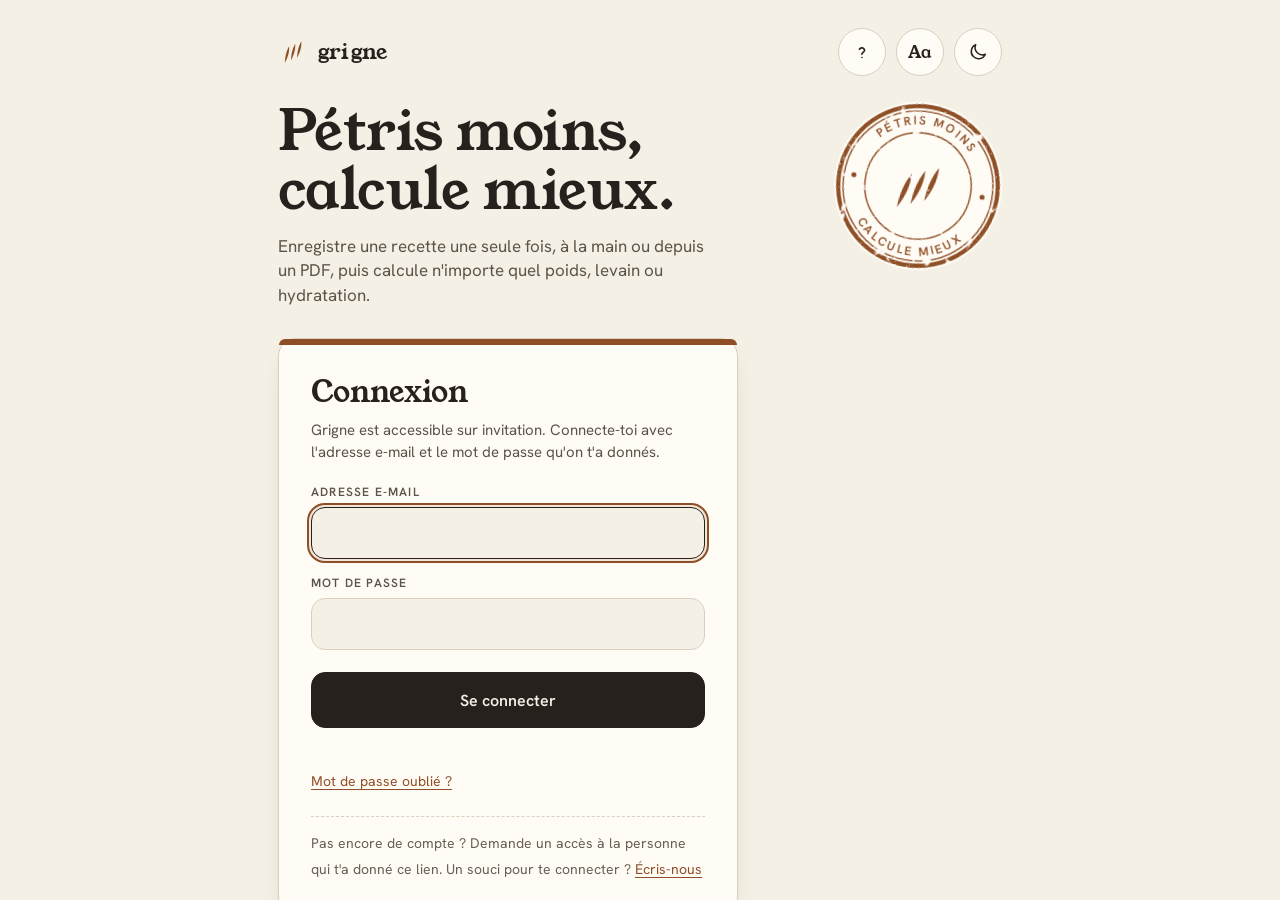
<file: index.html>
<!DOCTYPE html>
<html lang="fr">
<head>
<meta charset="UTF-8">
<meta name="viewport" content="width=device-width, initial-scale=1">
<meta http-equiv="Content-Security-Policy" content="default-src 'none'; script-src 'self'; style-src 'self'; font-src 'self'; img-src 'self'; connect-src 'self' https://identitytoolkit.googleapis.com https://securetoken.googleapis.com https://firestore.googleapis.com; worker-src 'self'; manifest-src 'self'; base-uri 'none'; form-action 'none'">
<meta name="referrer" content="strict-origin">
<meta name="description" content="Grigne : calculateur de boulangerie et de pâtisserie. Convertis une recette en n'importe quel poids, calcule levain, hydratation, température de base et produit en croix.">
<meta name="theme-color" content="#F5F0E6">
<meta name="color-scheme" content="light dark">
<meta name="apple-mobile-web-app-capable" content="yes">
<meta name="mobile-web-app-capable" content="yes">
<meta name="apple-mobile-web-app-title" content="Grigne">
<link rel="manifest" href="manifest.webmanifest">
<link rel="icon" href="favicon.svg" type="image/svg+xml">
<link rel="icon" href="favicon-32.png" sizes="32x32" type="image/png">
<link rel="apple-touch-icon" href="apple-touch-icon.png">
<title>Grigne — Pétris moins, calcule mieux</title>
<link rel="stylesheet" href="fonts.css">
<link rel="stylesheet" href="base.css">
<link rel="stylesheet" href="app.css">
<script src="theme.js"></script>
<script type="module" src="app.js"></script>
</head>
<body>
<a class="skip-link" href="#main">Aller au contenu</a>

<div class="page">
  <header class="site-header">
    <div class="topbar">
      <div class="brand">
        <svg width="30" height="26" viewBox="-54 -46 108 92" aria-hidden="true" focusable="false"><g fill="currentColor"><path d="M -0.6 -31 C 3.6 -19, 5.4 -8, 4.9 3.5 C 4.5 13, 3.2 23, 1.3 31 C -0.7 23, -2.6 13, -3.3 3.5 C -4.1 -8, -3.5 -19, -0.6 -31 Z" transform="translate(-22 9) rotate(16)"/><path d="M -0.6 -31 C 3.6 -19, 5.4 -8, 4.9 3.5 C 4.5 13, 3.2 23, 1.3 31 C -0.7 23, -2.6 13, -3.3 3.5 C -4.1 -8, -3.5 -19, -0.6 -31 Z" transform="translate(0 0) rotate(16)"/><path d="M -0.6 -31 C 3.6 -19, 5.4 -8, 4.9 3.5 C 4.5 13, 3.2 23, 1.3 31 C -0.7 23, -2.6 13, -3.3 3.5 C -4.1 -8, -3.5 -19, -0.6 -31 Z" transform="translate(22 -9) rotate(16)"/></g></svg>
        <span>grigne</span>
      </div>
      <div class="topbar-end">
        <span class="sync-status" id="syncStatus" role="status" aria-live="polite"></span>
        <button type="button" class="theme-btn help-btn" id="openGuide" aria-label="Guide d'utilisation">
          <svg width="22" height="22" viewBox="0 0 24 24" fill="none" stroke="currentColor" stroke-width="1.8" stroke-linecap="round" stroke-linejoin="round" aria-hidden="true" focusable="false"><path d="M9.2 9a3 3 0 0 1 5.6 1c0 2-3 2.6-3 4.5"/><path d="M12 18h.01"/></svg>
        </button>
        <button type="button" class="theme-btn read-btn" id="readToggle" aria-pressed="false" aria-label="Lecture facile"><span aria-hidden="true">Aa</span></button>
        <button type="button" class="theme-btn" id="themeToggle" aria-pressed="false" aria-label="Mode sombre">
          <svg class="ic-moon" width="22" height="22" viewBox="0 0 24 24" fill="none" stroke="currentColor" stroke-width="1.6" stroke-linecap="round" stroke-linejoin="round" aria-hidden="true" focusable="false"><path d="M20 14.5A8 8 0 0 1 9.5 4 8 8 0 1 0 20 14.5z"/></svg>
          <svg class="ic-sun" width="22" height="22" viewBox="0 0 24 24" fill="none" stroke="currentColor" stroke-width="1.6" stroke-linecap="round" aria-hidden="true" focusable="false"><circle cx="12" cy="12" r="4"/><path d="M12 2.5v2M12 19.5v2M2.5 12h2M19.5 12h2M5.3 5.3l1.4 1.4M17.3 17.3l1.4 1.4M5.3 18.7l1.4-1.4M17.3 6.7l1.4-1.4"/></svg>
        </button>
      </div>
    </div>
    <div class="hero">
      <div class="tampon tampon--hero" aria-hidden="true">
        <span class="tampon-fond"></span>
        <svg class="tampon-anneaux" viewBox="0 0 120 120" focusable="false">
          <circle class="anneau anneau--fort" cx="60" cy="60" r="57"/>
          <circle class="anneau" cx="60" cy="60" r="53.5"/>
          <circle class="anneau" cx="60" cy="60" r="38"/>
          <circle class="etoile" cx="13.5" cy="60" r="1.8"/><circle class="etoile" cx="106.5" cy="60" r="1.8"/>
        </svg>
        <svg class="tampon-texte" viewBox="0 0 120 120" focusable="false">
          <defs>
            <path id="heroHaut" d="M16 60a44 44 0 0 1 88 0"/>
            <path id="heroBas" d="M10 60a50 50 0 0 0 100 0"/>
          </defs>
          <text><textPath href="#heroHaut" startOffset="50%" text-anchor="middle">PÉTRIS MOINS</textPath></text>
          <text><textPath href="#heroBas" startOffset="50%" text-anchor="middle">CALCULE MIEUX</textPath></text>
          <g class="etoile" transform="translate(60 61) scale(.42)"><path d="M -0.6 -31 C 3.6 -19, 5.4 -8, 4.9 3.5 C 4.5 13, 3.2 23, 1.3 31 C -0.7 23, -2.6 13, -3.3 3.5 C -4.1 -8, -3.5 -19, -0.6 -31 Z" transform="translate(-22 9) rotate(16)"/><path d="M -0.6 -31 C 3.6 -19, 5.4 -8, 4.9 3.5 C 4.5 13, 3.2 23, 1.3 31 C -0.7 23, -2.6 13, -3.3 3.5 C -4.1 -8, -3.5 -19, -0.6 -31 Z" transform="translate(0 0) rotate(16)"/><path d="M -0.6 -31 C 3.6 -19, 5.4 -8, 4.9 3.5 C 4.5 13, 3.2 23, 1.3 31 C -0.7 23, -2.6 13, -3.3 3.5 C -4.1 -8, -3.5 -19, -0.6 -31 Z" transform="translate(22 -9) rotate(16)"/></g>
        </svg>
      </div>
      <h1>Pétris moins, calcule mieux.</h1>
      <p class="sub">Enregistre une recette une seule fois, à la main ou depuis un PDF, puis calcule n'importe quel poids, levain ou hydratation.</p>
    </div>
  </header>

  <main id="main" tabindex="-1">
    <section class="auth-screen" id="screenLoading" aria-live="polite"><p>Chargement…</p></section>

    <section class="auth-screen" id="screenLogin" aria-labelledby="loginTitle" hidden>
      <h2 id="loginTitle">Connexion</h2>
      <p class="intro">Grigne est accessible sur invitation. Connecte-toi avec l'adresse e-mail et le mot de passe qu'on t'a donnés.</p>
      <form id="loginForm" novalidate>
        <label class="field-label" for="loginEmail">Adresse e-mail</label>
        <input id="loginEmail" type="email" inputmode="email" autocomplete="username" autocapitalize="none" spellcheck="false" required>
        <label class="field-label field-label--gap" for="loginPassword">Mot de passe</label>
        <input id="loginPassword" type="password" autocomplete="current-password" required>
        <button type="submit" class="btn-dark btn-dark--wide btn-dark--gap" id="loginSubmit">Se connecter</button>
      </form>
      <p class="auth-msg" id="loginMsg" role="alert"></p>
      <button type="button" class="link-btn" id="forgotBtn">Mot de passe oublié ?</button>
      <p class="auth-note">Pas encore de compte ? Demande un accès à la personne qui t'a donné ce lien. Un souci pour te connecter ? <button type="button" class="link-btn" data-open-contact>Écris-nous</button></p>
    </section>

    <section class="auth-screen" id="screenFatal" aria-labelledby="fatalTitle" hidden>
      <h2 id="fatalTitle">Service indisponible</h2>
      <p class="intro">Impossible de charger le service de connexion. Vérifie ta connexion internet, puis réessaie.</p>
      <button type="button" class="btn-dark" id="retryLoad">Réessayer</button>
    </section>

    <div id="appArea" hidden>
    <div class="tabs" role="tablist" aria-label="Outils">
      <button type="button" role="tab" id="tab-library" class="active" data-tab="library" aria-controls="panel-library" aria-selected="true"><svg width="24" height="24" viewBox="0 0 24 24" fill="none" stroke="currentColor" stroke-width="1.6" stroke-linecap="round" stroke-linejoin="round" aria-hidden="true" focusable="false"><path d="M4 4.5A1.5 1.5 0 0 1 5.5 3H19v15H5.5A1.5 1.5 0 0 0 4 19.5z"/><path d="M4 19.5A1.5 1.5 0 0 0 5.5 21H19v-3"/><path d="M8 7h7M8 10.5h5"/></svg><span class="tab-long" id="tablbl-library">Bibliothèque</span><span class="tab-short" aria-hidden="true">Recettes</span></button>
      <button type="button" role="tab" id="tab-calculator" data-tab="calculator" aria-controls="panel-calculator" aria-selected="false" tabindex="-1"><svg width="24" height="24" viewBox="0 0 24 24" fill="none" stroke="currentColor" stroke-width="1.6" stroke-linecap="round" stroke-linejoin="round" aria-hidden="true" focusable="false"><path d="M4 21h16l-1.4-9.2A2 2 0 0 0 16.6 10H7.4a2 2 0 0 0-2 1.8z"/><circle cx="12" cy="15.5" r="2.6"/><path d="M12 15.5l1.2-1.2"/><path d="M7 10V8.5A1.5 1.5 0 0 1 8.5 7h7A1.5 1.5 0 0 1 17 8.5V10M9 4h6"/></svg><span class="tab-long" id="tablbl-calculator">Calculateur</span><span class="tab-short" aria-hidden="true">Calcul</span></button>
      <button type="button" role="tab" id="tab-tb" data-tab="tb" aria-controls="panel-tb" aria-selected="false" tabindex="-1"><svg width="24" height="24" viewBox="0 0 24 24" fill="none" stroke="currentColor" stroke-width="1.6" stroke-linecap="round" stroke-linejoin="round" aria-hidden="true" focusable="false"><path d="M10 13.6V5a2 2 0 1 1 4 0v8.6a4 4 0 1 1-4 0z"/><path d="M12 9v7"/><path d="M17 5h2M17 8.5h2"/></svg><span class="tab-long" id="tablbl-tb">Température de base</span><span class="tab-short" aria-hidden="true">Temp.</span></button>
      <button type="button" role="tab" id="tab-levain" data-tab="levain" aria-controls="panel-levain" aria-selected="false" tabindex="-1"><svg width="24" height="24" viewBox="0 0 24 24" fill="none" stroke="currentColor" stroke-width="1.6" stroke-linecap="round" stroke-linejoin="round" aria-hidden="true" focusable="false"><path d="M7 3h10M8 3v2.2c-1.8.9-3 2.6-3 4.8V19a2 2 0 0 0 2 2h10a2 2 0 0 0 2-2v-9c0-2.2-1.2-3.9-3-4.8V3"/><path d="M5 13c2.2-1 4.6 1 7 0s4.8-1 7 0"/><circle cx="9.5" cy="17" r="1"/><circle cx="14" cy="16" r="1.4"/></svg><span class="tab-long" id="tablbl-levain">Levain</span><span class="tab-short" aria-hidden="true">Levain</span></button>
      <button type="button" role="tab" id="tab-hydra" data-tab="hydra" aria-controls="panel-hydra" aria-selected="false" tabindex="-1"><svg width="24" height="24" viewBox="0 0 24 24" fill="none" stroke="currentColor" stroke-width="1.6" stroke-linecap="round" stroke-linejoin="round" aria-hidden="true" focusable="false"><path d="M12 3s6 6.6 6 11a6 6 0 0 1-12 0c0-4.4 6-11 6-11z"/><path d="M9.2 14.6a2.9 2.9 0 0 0 2.6 2.6"/></svg><span class="tab-long" id="tablbl-hydra">Hydratation</span><span class="tab-short" aria-hidden="true">Hydra.</span></button>
      <button type="button" role="tab" id="tab-croix" data-tab="croix" aria-controls="panel-croix" aria-selected="false" tabindex="-1"><svg width="24" height="24" viewBox="0 0 24 24" fill="none" stroke="currentColor" stroke-width="1.6" stroke-linecap="round" stroke-linejoin="round" aria-hidden="true" focusable="false"><path d="M4 7h13l-3-3M20 17H7l3 3"/></svg><span class="tab-long" id="tablbl-croix">Produit en croix</span><span class="tab-short" aria-hidden="true">Croix</span></button>
    </div>

    <section class="tabpanel" role="tabpanel" id="panel-library" aria-labelledby="tablbl-library" tabindex="-1"><h2 class="screen-title">Bibliothèque</h2><div id="rc-library-view"></div></section>
    <section class="tabpanel" role="tabpanel" id="panel-calculator" aria-labelledby="tablbl-calculator" tabindex="-1" hidden><h2 class="sr-only">Calculateur</h2><div id="rc-calculator-view"></div></section>
    <section class="tabpanel" role="tabpanel" id="panel-tb" aria-labelledby="tablbl-tb" tabindex="-1" hidden><h2 class="screen-title">Température de base</h2><div id="rc-tb-view"></div></section>
    <section class="tabpanel" role="tabpanel" id="panel-levain" aria-labelledby="tablbl-levain" tabindex="-1" hidden><h2 class="screen-title">Levain</h2><div id="rc-levain-view"></div></section>
    <section class="tabpanel" role="tabpanel" id="panel-hydra" aria-labelledby="tablbl-hydra" tabindex="-1" hidden><h2 class="screen-title">Hydratation</h2><div id="rc-hydra-view"></div></section>
    <section class="tabpanel" role="tabpanel" id="panel-croix" aria-labelledby="tablbl-croix" tabindex="-1" hidden><h2 class="screen-title">Produit en croix</h2><div id="rc-croix-view"></div></section>

    <p class="save-warn" id="rc-save-warn" role="alert" hidden>La sauvegarde a échoué — tes changements ne persisteront peut-être pas.</p>
    </div>
  </main>

  <section class="account-zone" aria-label="Mon compte">
    <div class="account-bar" id="accountBar" hidden>
      <span class="account-email" id="accountEmail"></span>
      <button type="button" class="link-btn" id="signOutBtn">Se déconnecter</button>
    </div>
    <div class="header-links" id="headerLinks" hidden>
      <button type="button" class="link-btn" id="openData">Mes données</button>
      <button type="button" class="link-btn" data-open-contact>Nous écrire</button>
    </div>
  </section>
</div>

<footer class="site-footer">
  <nav aria-label="Informations légales">
    <a href="mentions-legales.html">Mentions légales</a>
    <a href="confidentialite.html">Confidentialité</a>
    <a href="accessibilite.html">Accessibilité</a>
    <a href="licences.html">Licences</a>
  </nav>
</footer>

<dialog class="sheet-dialog guide" id="guideDialog" aria-labelledby="guideTitle">
  <div class="sheet-head"><h2 id="guideTitle">Guide d'utilisation</h2><button type="button" class="sheet-close" data-close aria-label="Fermer le guide">×</button></div>
  <div class="sheet-body" tabindex="0">
    <nav class="guide-toc" aria-label="Sommaire du guide">
      <a href="#g-premier">Premier pas</a><a href="#g-recettes">Recettes</a><a href="#g-calcul">Calcul</a><a href="#g-levain">Levain</a><a href="#g-hydra">Hydratation</a><a href="#g-temp">Température</a><a href="#g-croix">Produit en croix</a><a href="#g-compte">Compte</a>
    </nav>

    <section class="guide-first" id="g-premier" aria-labelledby="g-premier-t">
      <h3 id="g-premier-t">Premier pas en 3 minutes</h3>
      <ol class="guide-steps">
        <li><strong>Ajoute une recette.</strong> Onglet Recettes, « Ajouter une recette ». Donne-lui un nom, puis une ligne par ingrédient : par exemple « Farine T65 » 1000 g, « Eau » 680 g, « Levain liquide » 200 g, « Sel » 20 g. Touche « Enregistrer ».</li>
        <li><strong>Calcule-la.</strong> Onglet Calcul, choisis la recette, garde « Poids total » et tape 15 kg. Le tampon affiche le total de pâte, la farine à peser vient en premier, puis le reste.</li>
        <li><strong>Enregistre le calcul.</strong> Donne-lui un nom (« Fournée de samedi ») et touche « Enregistrer ce calcul ». Il t'attend sous « Calculs enregistrés », sur tous tes appareils.</li>
      </ol>
    </section>

    <section class="guide-tool" id="g-recettes" aria-labelledby="g-recettes-t">
      <h3 id="g-recettes-t"><svg class="guide-ic" width="22" height="22" viewBox="0 0 24 24" fill="none" stroke="currentColor" stroke-width="1.6" stroke-linecap="round" stroke-linejoin="round" aria-hidden="true" focusable="false"><path d="M4 4.5A1.5 1.5 0 0 1 5.5 3H19v15H5.5A1.5 1.5 0 0 0 4 19.5z"/><path d="M4 19.5A1.5 1.5 0 0 0 5.5 21H19v-3"/><path d="M8 7h7M8 10.5h5"/></svg>Recettes</h3>
      <p>Ta bibliothèque : chaque recette est écrite une seule fois, à la main, en collant un texte ou en important un PDF qui contient du texte sélectionnable. Touche une recette pour voir ses ingrédients avec la colonne « Base 1 kg farine » : la recette ramenée à 1 kg de farine. « Calculer » l'ouvre directement dans le Calcul.</p>
      <h4>Exemple</h4>
      <p class="guide-ex">Ton pain de campagne : 1000 g de farine T65, 680 g d'eau, 200 g de levain liquide, 20 g de sel. La fiche indique « Référence 1,9 kg » : c'est le poids de pâte de la recette telle que tu l'as écrite.</p>
      <h4>Pièges courants</h4>
      <ul class="guide-traps">
        <li>Garde le mot « farine » dans le nom de chaque farine (« Farine T65 », « Farine de seigle ») : c'est ce qui sert de base aux calculs. Sans farine, le calcul se fait sur le poids total.</li>
        <li>Choisis la bonne unité sur chaque ligne : « 1 » en kg, c'est 1000 g.</li>
        <li>La température de base (TB) est facultative : elle s'affiche sur la fiche pour t'en souvenir.</li>
      </ul>
    </section>

    <section class="guide-tool" id="g-calcul" aria-labelledby="g-calcul-t">
      <h3 id="g-calcul-t"><svg class="guide-ic" width="22" height="22" viewBox="0 0 24 24" fill="none" stroke="currentColor" stroke-width="1.6" stroke-linecap="round" stroke-linejoin="round" aria-hidden="true" focusable="false"><path d="M4 21h16l-1.4-9.2A2 2 0 0 0 16.6 10H7.4a2 2 0 0 0-2 1.8z"/><circle cx="12" cy="15.5" r="2.6"/><path d="M12 15.5l1.2-1.2"/><path d="M7 10V8.5A1.5 1.5 0 0 1 8.5 7h7A1.5 1.5 0 0 1 17 8.5V10M9 4h6"/></svg>Calcul</h3>
      <p>Il recalcule une recette pour n'importe quelle quantité, de trois façons : le poids total de pâte, des pièces × un poids, ou le poids de farine que tu veux utiliser.</p>
      <h4>Exemple</h4>
      <p class="guide-ex">Tu veux 40 baguettes de 350 g avec ton pain de campagne. Mode « Pièces × poids », 40 × 350 : le tampon affiche 14 kg de pâte. À peser : 7,37 kg de farine, 5,01 kg d'eau, 1,47 kg de levain et 147,4 g de sel.</p>
      <h4>Pièges courants</h4>
      <ul class="guide-traps">
        <li>Vérifie l'unité à côté du poids voulu : « 15 » en g, c'est 15 g de pâte, pas 15 kg.</li>
        <li>En mode pièces, le poids par pièce est toujours en grammes, et c'est le poids de pâte crue, pas celui du pain cuit.</li>
        <li>Pour finir un sac de farine, prends « Poids de farine » : un sac de 25 kg donne 47,5 kg de pâte avec ce pain.</li>
        <li>Les boutons − et + ajoutent ou retirent 1 kg (ou 100 g si l'unité est en grammes).</li>
      </ul>
    </section>

    <section class="guide-tool" id="g-levain" aria-labelledby="g-levain-t">
      <h3 id="g-levain-t"><svg class="guide-ic" width="22" height="22" viewBox="0 0 24 24" fill="none" stroke="currentColor" stroke-width="1.6" stroke-linecap="round" stroke-linejoin="round" aria-hidden="true" focusable="false"><path d="M7 3h10M8 3v2.2c-1.8.9-3 2.6-3 4.8V19a2 2 0 0 0 2 2h10a2 2 0 0 0 2-2v-9c0-2.2-1.2-3.9-3-4.8V3"/><path d="M5 13c2.2-1 4.6 1 7 0s4.8-1 7 0"/><circle cx="9.5" cy="17" r="1"/><circle cx="14" cy="16" r="1.4"/></svg>Levain</h3>
      <p>Il prépare ton rafraîchi. Le ratio se lit levain / eau / farine : 1 / 2 / 2, c'est 1 part de levain pour 2 parts d'eau et 2 parts de farine. Choisis « J'ai du levain » (tu connais ton levain de départ) ou « Je veux un poids total » (tu connais la quantité qu'il te faut).</p>
      <h4>Exemple</h4>
      <p class="guide-ex">Il te reste 200 g de chef. En 1 / 1 / 1, ajoute 200 g d'eau et 200 g de farine : 600 g de levain. Il te faut 1 kg de levain pour demain ? En 1 / 2 / 2 : 200 g de chef, 400 g d'eau, 400 g de farine.</p>
      <h4>Pièges courants</h4>
      <ul class="guide-traps">
        <li>Ne confonds pas l'ordre : la première part est toujours le levain, pas la farine.</li>
        <li>En ratio personnalisé, aucune part ne peut être à 0.</li>
        <li>Vérifie l'unité : « 1 » en g, c'est 1 g de levain.</li>
      </ul>
    </section>

    <section class="guide-tool" id="g-hydra" aria-labelledby="g-hydra-t">
      <h3 id="g-hydra-t"><svg class="guide-ic" width="22" height="22" viewBox="0 0 24 24" fill="none" stroke="currentColor" stroke-width="1.6" stroke-linecap="round" stroke-linejoin="round" aria-hidden="true" focusable="false"><path d="M12 3s6 6.6 6 11a6 6 0 0 1-12 0c0-4.4 6-11 6-11z"/><path d="M9.2 14.6a2.9 2.9 0 0 0 2.6 2.6"/></svg>Hydratation</h3>
      <p>Il donne le taux d'hydratation d'une pâte : le poids d'eau divisé par le poids de farine.</p>
      <h4>Exemple</h4>
      <p class="guide-ex">10 kg de farine et 6,8 kg d'eau : 68 % d'hydratation, pour 16,8 kg de farine et d'eau en tout.</p>
      <h4>Pièges courants</h4>
      <ul class="guide-traps">
        <li>L'outil ne compte que ce que tu saisis : pour l'hydratation totale, ajoute aussi l'eau et la farine contenues dans ton levain.</li>
        <li>Chaque champ a sa propre unité : 10 kg de farine et 6800 g d'eau, ça marche aussi.</li>
      </ul>
    </section>

    <section class="guide-tool" id="g-temp" aria-labelledby="g-temp-t">
      <h3 id="g-temp-t"><svg class="guide-ic" width="22" height="22" viewBox="0 0 24 24" fill="none" stroke="currentColor" stroke-width="1.6" stroke-linecap="round" stroke-linejoin="round" aria-hidden="true" focusable="false"><path d="M10 13.6V5a2 2 0 1 1 4 0v8.6a4 4 0 1 1-4 0z"/><path d="M12 9v7"/><path d="M17 5h2M17 8.5h2"/></svg>Température de base</h3>
      <p>Il donne la température de l'eau de coulage pour sortir une pâte à la bonne température : base − labo − farine.</p>
      <h4>Exemple</h4>
      <p class="guide-ex">TB de 56 °C, labo à 24 °C, farine à 21 °C : coule ton eau à 11 °C.</p>
      <h4>Pièges courants</h4>
      <ul class="guide-traps">
        <li>Mesure la farine elle-même, pas l'air du labo : un sac rangé près du four est plus chaud.</li>
        <li>L'outil fait base − labo − farine : garde une TB pensée pour ce calcul à trois températures.</li>
        <li>Résultat très bas en été ? Utilise de l'eau glacée, voire une partie de glace.</li>
      </ul>
    </section>

    <section class="guide-tool" id="g-croix" aria-labelledby="g-croix-t">
      <h3 id="g-croix-t"><svg class="guide-ic" width="22" height="22" viewBox="0 0 24 24" fill="none" stroke="currentColor" stroke-width="1.6" stroke-linecap="round" stroke-linejoin="round" aria-hidden="true" focusable="false"><path d="M4 7h13l-3-3M20 17H7l3 3"/></svg>Produit en croix</h3>
      <p>La règle de trois, pour tout le reste : si A correspond à B, alors C correspond à B × C ÷ A.</p>
      <h4>Exemple</h4>
      <p class="guide-ex">20 g de sel pour 1000 g de farine : pour 1500 g de farine, A = 1000, B = 20, C = 1500, il faut 30 g de sel.</p>
      <h4>Pièges courants</h4>
      <ul class="guide-traps">
        <li>A et C doivent être dans la même unité (tous les deux en g, ou tous les deux en kg).</li>
        <li>A ne peut pas être 0.</li>
      </ul>
    </section>

    <section class="guide-tool" id="g-compte" aria-labelledby="g-compte-t">
      <h3 id="g-compte-t"><svg class="guide-ic" width="22" height="22" viewBox="0 0 24 24" fill="none" stroke="currentColor" stroke-width="1.6" stroke-linecap="round" stroke-linejoin="round" aria-hidden="true" focusable="false"><circle cx="12" cy="8" r="4"/><path d="M4 21c1.5-4 4.5-6 8-6s6.5 2 8 6"/></svg>Mon compte et mes données</h3>
      <p>Tes recettes sont rattachées à ton compte : tu les retrouves en te connectant sur un autre appareil. Le point vert en haut indique que tout est synchronisé. Depuis « Mes données », tu peux exporter tes recettes dans un fichier, importer un fichier Grigne (sans rien remplacer) ou tout effacer.</p>
      <div class="note">Ton compte fonctionne sur 3 appareils à la fois : en te connectant sur un quatrième, le plus ancien est déconnecté. Sans internet, tu peux continuer à travailler : tes changements sont envoyés au retour du réseau. Sur iPhone : Safari, Partager, puis « Sur l'écran d'accueil » pour l'avoir comme une appli.</div>
    </section>
  </div>
</dialog>

<dialog class="sheet-dialog" id="dataDialog" aria-labelledby="dataTitle">
  <div class="sheet-head"><h2 id="dataTitle">Mes données</h2><button type="button" class="sheet-close" data-close aria-label="Fermer">×</button></div>
  <div class="sheet-body" tabindex="0">
    <p>Tes recettes et ton historique sont enregistrés sur cet appareil et dans ton compte (serveurs Google en Europe), pour les retrouver partout où tu te connectes.</p>
    <p>« Exporter mes recettes » télécharge un fichier avec toutes tes recettes : garde-le en sauvegarde, ou importe-le sur un autre appareil. L'import ajoute les recettes du fichier sans jamais remplacer les tiennes.</p>
    <div class="data-actions">
      <button type="button" class="btn-dark btn-dark--wide" id="exportData">Exporter mes recettes</button>
      <button type="button" class="btn-dark btn-dark--wide" id="importData">Importer un fichier Grigne</button>
      <button type="button" class="btn-danger" id="wipeData">Tout effacer</button>
    </div>
    <input type="file" id="importFile" accept="application/json,.json" hidden aria-label="Choisir un fichier Grigne">
    <p class="data-status" id="dataStatus" role="status" aria-live="polite"></p>
  </div>
</dialog>
<dialog class="sheet-dialog" id="contactDialog" aria-labelledby="contactTitle">
  <div class="sheet-head"><h2 id="contactTitle">Nous écrire</h2><button type="button" class="sheet-close" data-close aria-label="Fermer">×</button></div>
  <div class="sheet-body" tabindex="0">
    <p>Un problème, une question, une idée ? Écris ton message : ton application mail s'ouvre avec le message prêt, tu n'as plus qu'à l'envoyer.</p>
    <form id="contactForm" class="contact-form" novalidate>
      <fieldset class="contact-subject">
        <legend class="field-label">Sujet</legend>
        <div class="modes">
          <label><input type="radio" name="contactSubject" value="probleme" checked><span>Un problème</span></label>
          <label><input type="radio" name="contactSubject" value="question"><span>Une question</span></label>
          <label><input type="radio" name="contactSubject" value="idee"><span>Une idée</span></label>
        </div>
      </fieldset>
      <label class="field-label" for="contactMessage">Ton message</label>
      <textarea id="contactMessage" rows="6" maxlength="3000" aria-describedby="contactStatus" placeholder="Explique ce qui se passe, sur quel écran, avec quel téléphone…"></textarea>
      <button type="submit" class="btn-dark btn-dark--wide">Ouvrir ma messagerie</button>
    </form>
    <p class="contact-status" id="contactStatus" role="status" aria-live="polite"></p>
    <div class="note">Grigne n'envoie rien lui-même et ne garde rien : le message part de ta propre adresse e-mail.</div>
  </div>
</dialog>
</body>
</html>
</file>
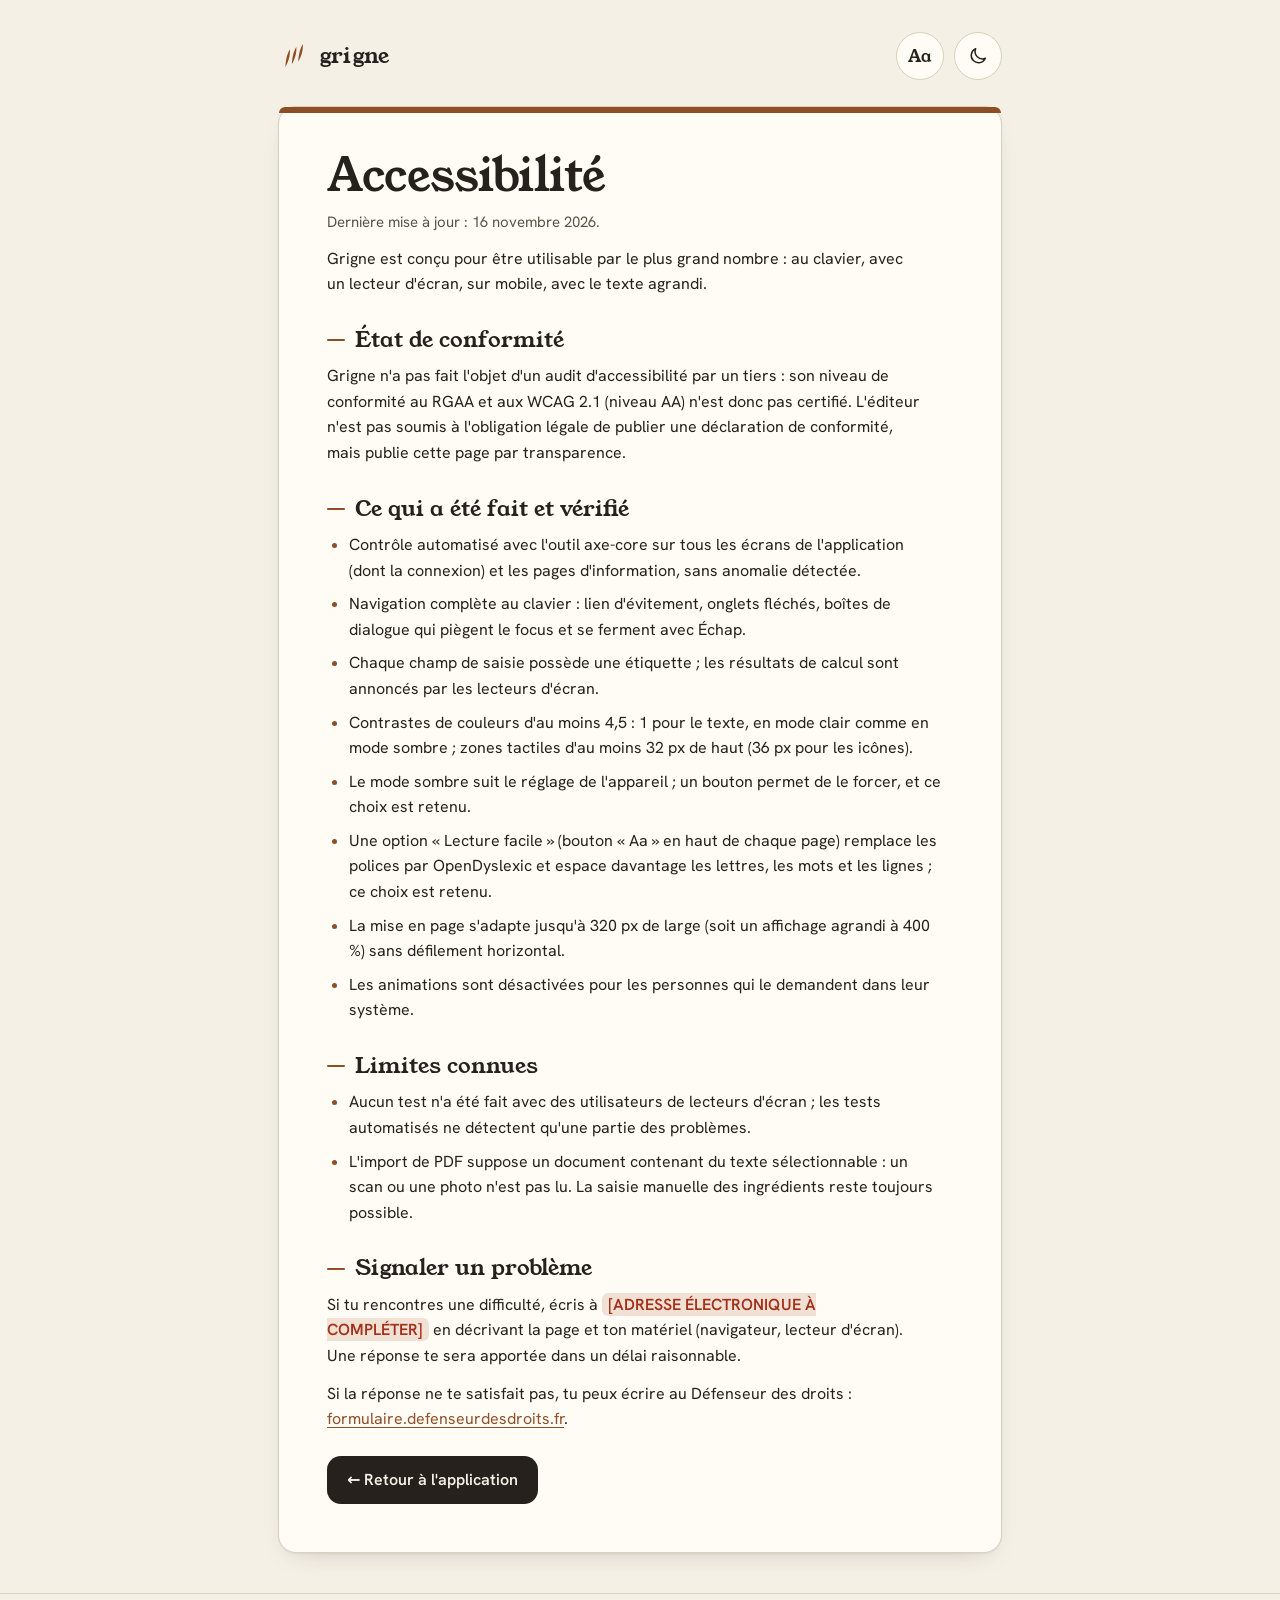
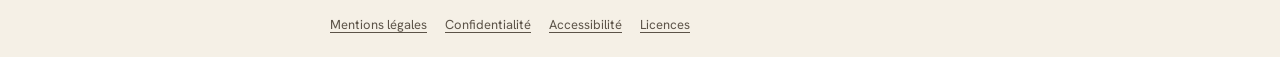
<file: accessibilite.html>
<!DOCTYPE html>
<html lang="fr">
<head>
<meta charset="UTF-8">
<meta name="viewport" content="width=device-width, initial-scale=1">
<meta http-equiv="Content-Security-Policy" content="default-src 'none'; script-src 'self'; style-src 'self'; font-src 'self'; img-src 'self'; base-uri 'none'; form-action 'none'">
<meta name="referrer" content="no-referrer">
<meta name="theme-color" content="#F5F0E6">
<meta name="color-scheme" content="light dark">
<meta name="description" content="Déclaration d'accessibilité de Grigne.">
<link rel="icon" href="favicon.svg" type="image/svg+xml">
<link rel="apple-touch-icon" href="apple-touch-icon.png">
<title>Accessibilité — Grigne</title>
<link rel="stylesheet" href="fonts.css">
<link rel="stylesheet" href="base.css">
<link rel="stylesheet" href="legal.css">
<script src="theme.js"></script>
</head>
<body>
<a class="skip-link" href="#main">Aller au contenu</a>
<div class="page legal">
  <header class="topbar legal-top">
    <div class="brand">
    <a href="index.html" aria-label="Grigne, retour à l'application">
      <svg width="32" height="27" viewBox="-54 -46 108 92" aria-hidden="true" focusable="false"><g fill="#8F4F26"><path d="M -0.6 -31 C 3.6 -19, 5.4 -8, 4.9 3.5 C 4.5 13, 3.2 23, 1.3 31 C -0.7 23, -2.6 13, -3.3 3.5 C -4.1 -8, -3.5 -19, -0.6 -31 Z" transform="translate(-22 9) rotate(16)"/><path d="M -0.6 -31 C 3.6 -19, 5.4 -8, 4.9 3.5 C 4.5 13, 3.2 23, 1.3 31 C -0.7 23, -2.6 13, -3.3 3.5 C -4.1 -8, -3.5 -19, -0.6 -31 Z" transform="translate(0 0) rotate(16)"/><path d="M -0.6 -31 C 3.6 -19, 5.4 -8, 4.9 3.5 C 4.5 13, 3.2 23, 1.3 31 C -0.7 23, -2.6 13, -3.3 3.5 C -4.1 -8, -3.5 -19, -0.6 -31 Z" transform="translate(22 -9) rotate(16)"/></g></svg>
      <span>grigne</span>
    </a>
    </div>
    <div class="topbar-end">
      <button type="button" class="theme-btn read-btn" id="readToggle" aria-pressed="false" aria-label="Lecture facile"><span aria-hidden="true">Aa</span></button>
      <button type="button" class="theme-btn" id="themeToggle" aria-pressed="false" aria-label="Mode sombre">
      <svg class="ic-moon" width="22" height="22" viewBox="0 0 24 24" fill="none" stroke="currentColor" stroke-width="1.6" stroke-linecap="round" stroke-linejoin="round" aria-hidden="true" focusable="false"><path d="M20 14.5A8 8 0 0 1 9.5 4 8 8 0 1 0 20 14.5z"/></svg>
      <svg class="ic-sun" width="22" height="22" viewBox="0 0 24 24" fill="none" stroke="currentColor" stroke-width="1.6" stroke-linecap="round" aria-hidden="true" focusable="false"><circle cx="12" cy="12" r="4"/><path d="M12 2.5v2M12 19.5v2M2.5 12h2M19.5 12h2M5.3 5.3l1.4 1.4M17.3 17.3l1.4 1.4M5.3 18.7l1.4-1.4M17.3 6.7l1.4-1.4"/></svg>
    </button>
    </div>
  </header>
  <main id="main" tabindex="-1">

    <h1>Accessibilité</h1>
    <p class="lead">Dernière mise à jour : 16 novembre 2026.</p>

    <p>Grigne est conçu pour être utilisable par le plus grand nombre : au clavier, avec un lecteur d'écran, sur mobile, avec le texte agrandi.</p>

    <h2>État de conformité</h2>
    <p>Grigne n'a pas fait l'objet d'un audit d'accessibilité par un tiers : son niveau de conformité au RGAA et aux WCAG 2.1 (niveau AA) n'est donc pas certifié. L'éditeur n'est pas soumis à l'obligation légale de publier une déclaration de conformité, mais publie cette page par transparence.</p>

    <h2>Ce qui a été fait et vérifié</h2>
    <ul>
      <li>Contrôle automatisé avec l'outil axe-core sur tous les écrans de l'application (dont la connexion) et les pages d'information, sans anomalie détectée.</li>
      <li>Navigation complète au clavier : lien d'évitement, onglets fléchés, boîtes de dialogue qui piègent le focus et se ferment avec Échap.</li>
      <li>Chaque champ de saisie possède une étiquette ; les résultats de calcul sont annoncés par les lecteurs d'écran.</li>
      <li>Contrastes de couleurs d'au moins 4,5 : 1 pour le texte, en mode clair comme en mode sombre ; zones tactiles d'au moins 32 px de haut (36 px pour les icônes).</li>
      <li>Le mode sombre suit le réglage de l'appareil ; un bouton permet de le forcer, et ce choix est retenu.</li>
      <li>Une option « Lecture facile » (bouton « Aa » en haut de chaque page) remplace les polices par OpenDyslexic et espace davantage les lettres, les mots et les lignes ; ce choix est retenu.</li>
      <li>La mise en page s'adapte jusqu'à 320 px de large (soit un affichage agrandi à 400 %) sans défilement horizontal.</li>
      <li>Les animations sont désactivées pour les personnes qui le demandent dans leur système.</li>
    </ul>

    <h2>Limites connues</h2>
    <ul>
      <li>Aucun test n'a été fait avec des utilisateurs de lecteurs d'écran ; les tests automatisés ne détectent qu'une partie des problèmes.</li>
      <li>L'import de PDF suppose un document contenant du texte sélectionnable : un scan ou une photo n'est pas lu. La saisie manuelle des ingrédients reste toujours possible.</li>
    </ul>

    <h2>Signaler un problème</h2>
    <p>Si tu rencontres une difficulté, écris à <span class="todo">[ADRESSE ÉLECTRONIQUE À COMPLÉTER]</span> en décrivant la page et ton matériel (navigateur, lecteur d'écran). Une réponse te sera apportée dans un délai raisonnable.</p>
    <p>Si la réponse ne te satisfait pas, tu peux écrire au Défenseur des droits : <a href="https://formulaire.defenseurdesdroits.fr">formulaire.defenseurdesdroits.fr</a>.</p>
    <p><a href="index.html">← Retour à l'application</a></p>
  </main>
</div>
<footer class="site-footer">
  <nav aria-label="Informations légales">
    <a href="mentions-legales.html">Mentions légales</a>
    <a href="confidentialite.html">Confidentialité</a>
    <a href="accessibilite.html" aria-current="page">Accessibilité</a>
    <a href="licences.html">Licences</a>
  </nav>
</footer>
</body>
</html>
</file>
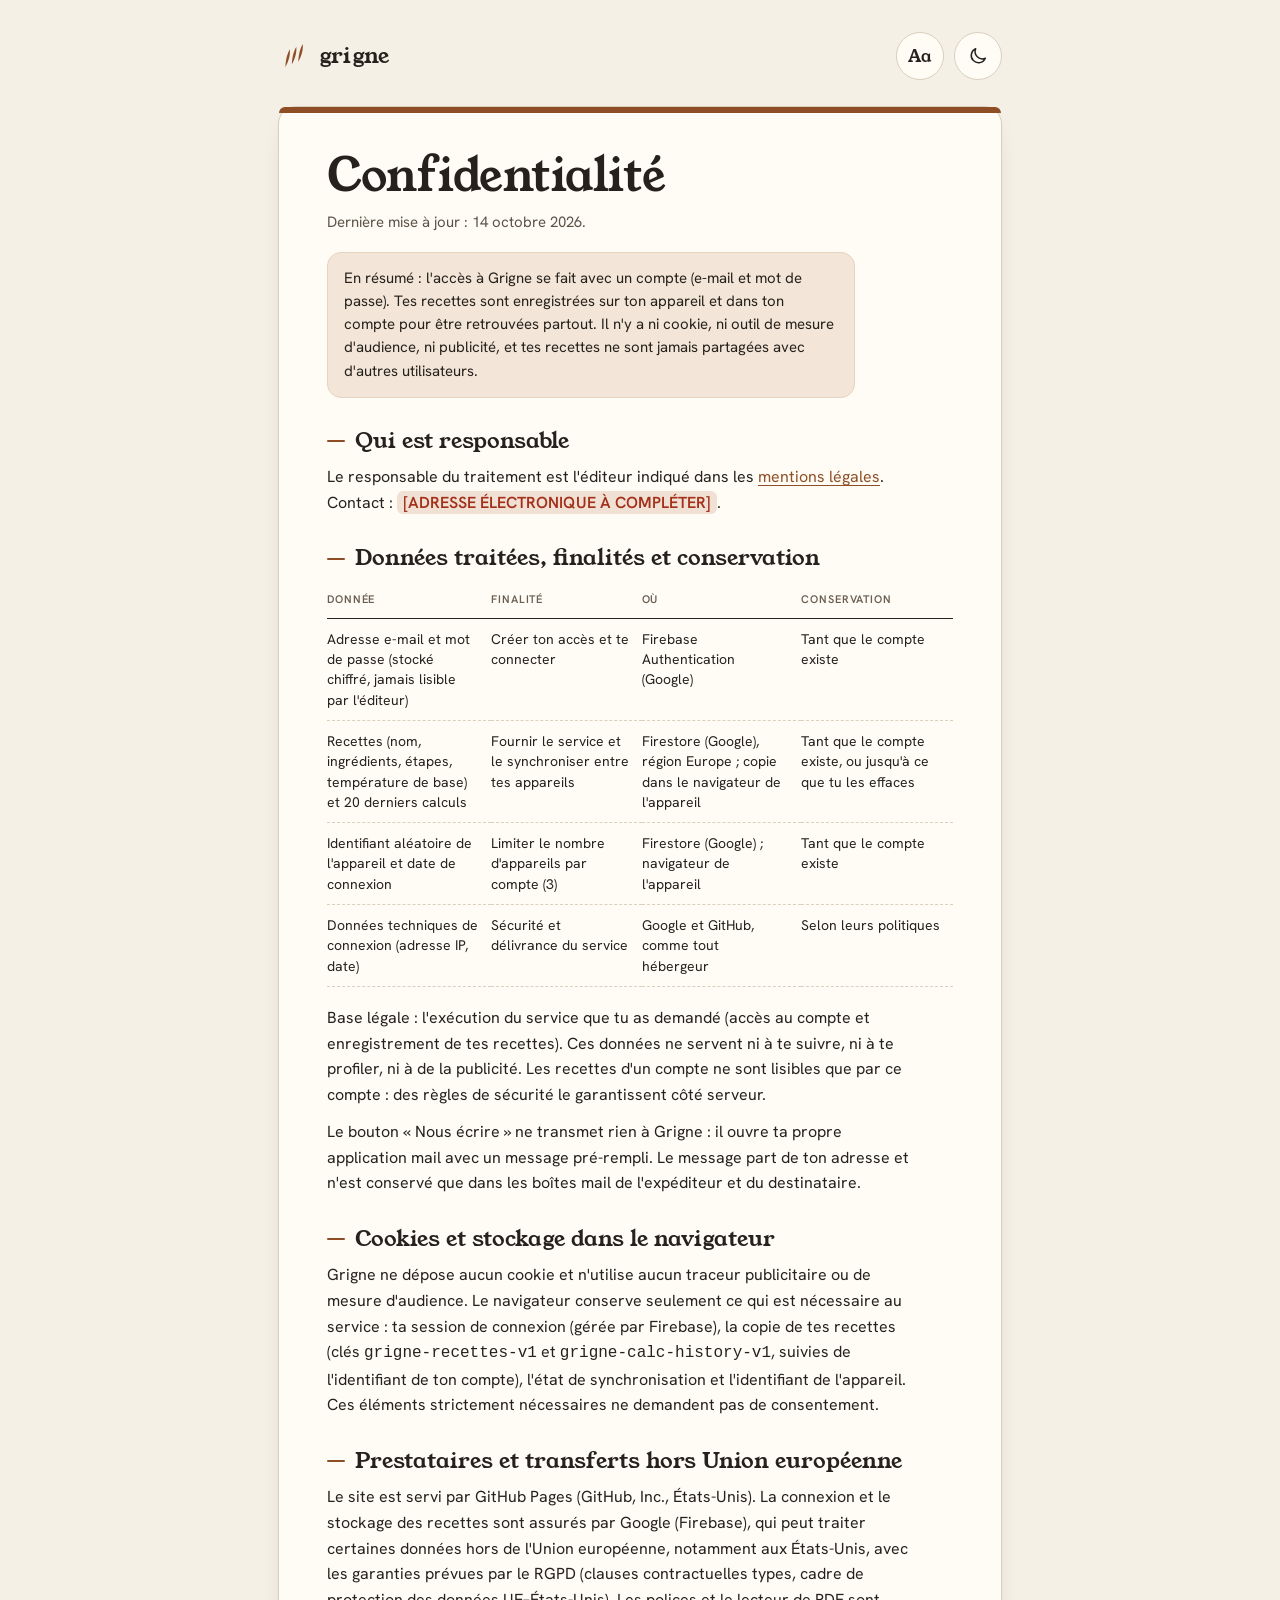
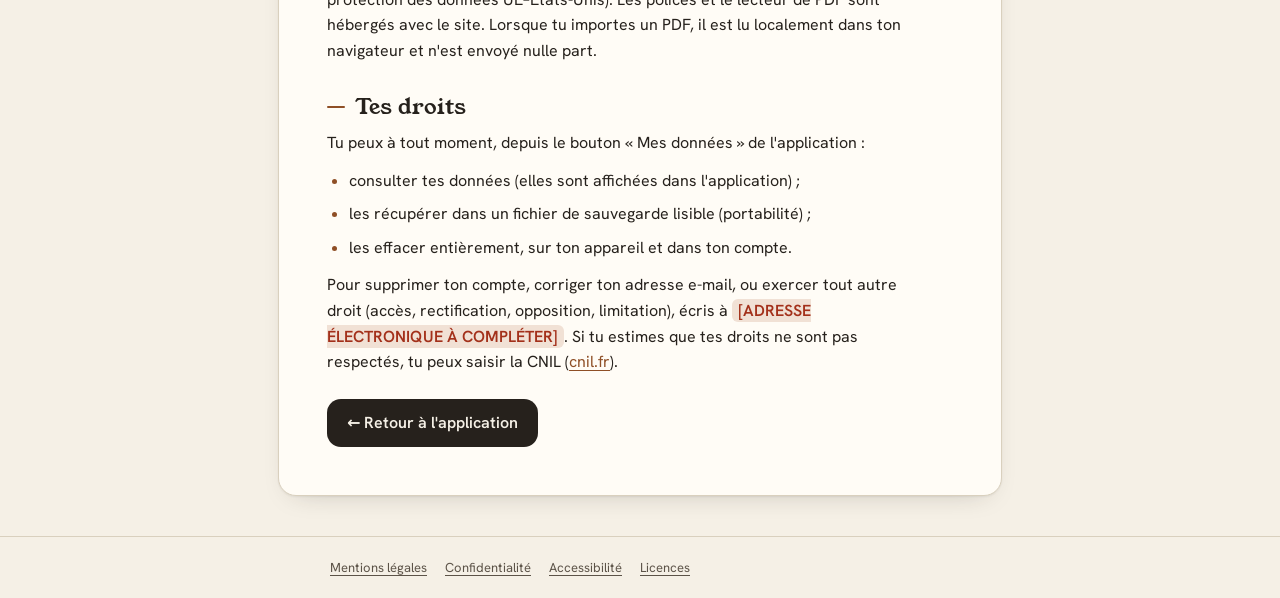
<file: confidentialite.html>
<!DOCTYPE html>
<html lang="fr">
<head>
<meta charset="UTF-8">
<meta name="viewport" content="width=device-width, initial-scale=1">
<meta http-equiv="Content-Security-Policy" content="default-src 'none'; script-src 'self'; style-src 'self'; font-src 'self'; img-src 'self'; base-uri 'none'; form-action 'none'">
<meta name="referrer" content="no-referrer">
<meta name="theme-color" content="#F5F0E6">
<meta name="color-scheme" content="light dark">
<meta name="description" content="Politique de confidentialité de Grigne : compte, recettes synchronisées, aucun cookie ni mesure d'audience.">
<link rel="icon" href="favicon.svg" type="image/svg+xml">
<link rel="apple-touch-icon" href="apple-touch-icon.png">
<title>Confidentialité — Grigne</title>
<link rel="stylesheet" href="fonts.css">
<link rel="stylesheet" href="base.css">
<link rel="stylesheet" href="legal.css">
<script src="theme.js"></script>
</head>
<body>
<a class="skip-link" href="#main">Aller au contenu</a>
<div class="page legal">
  <header class="topbar legal-top">
    <div class="brand">
    <a href="index.html" aria-label="Grigne, retour à l'application">
      <svg width="32" height="27" viewBox="-54 -46 108 92" aria-hidden="true" focusable="false"><g fill="#8F4F26"><path d="M -0.6 -31 C 3.6 -19, 5.4 -8, 4.9 3.5 C 4.5 13, 3.2 23, 1.3 31 C -0.7 23, -2.6 13, -3.3 3.5 C -4.1 -8, -3.5 -19, -0.6 -31 Z" transform="translate(-22 9) rotate(16)"/><path d="M -0.6 -31 C 3.6 -19, 5.4 -8, 4.9 3.5 C 4.5 13, 3.2 23, 1.3 31 C -0.7 23, -2.6 13, -3.3 3.5 C -4.1 -8, -3.5 -19, -0.6 -31 Z" transform="translate(0 0) rotate(16)"/><path d="M -0.6 -31 C 3.6 -19, 5.4 -8, 4.9 3.5 C 4.5 13, 3.2 23, 1.3 31 C -0.7 23, -2.6 13, -3.3 3.5 C -4.1 -8, -3.5 -19, -0.6 -31 Z" transform="translate(22 -9) rotate(16)"/></g></svg>
      <span>grigne</span>
    </a>
    </div>
    <div class="topbar-end">
      <button type="button" class="theme-btn read-btn" id="readToggle" aria-pressed="false" aria-label="Lecture facile"><span aria-hidden="true">Aa</span></button>
      <button type="button" class="theme-btn" id="themeToggle" aria-pressed="false" aria-label="Mode sombre">
      <svg class="ic-moon" width="22" height="22" viewBox="0 0 24 24" fill="none" stroke="currentColor" stroke-width="1.6" stroke-linecap="round" stroke-linejoin="round" aria-hidden="true" focusable="false"><path d="M20 14.5A8 8 0 0 1 9.5 4 8 8 0 1 0 20 14.5z"/></svg>
      <svg class="ic-sun" width="22" height="22" viewBox="0 0 24 24" fill="none" stroke="currentColor" stroke-width="1.6" stroke-linecap="round" aria-hidden="true" focusable="false"><circle cx="12" cy="12" r="4"/><path d="M12 2.5v2M12 19.5v2M2.5 12h2M19.5 12h2M5.3 5.3l1.4 1.4M17.3 17.3l1.4 1.4M5.3 18.7l1.4-1.4M17.3 6.7l1.4-1.4"/></svg>
    </button>
    </div>
  </header>
  <main id="main" tabindex="-1">

    <h1>Confidentialité</h1>
    <p class="lead">Dernière mise à jour : 14 octobre 2026.</p>

    <div class="notice">En résumé : l'accès à Grigne se fait avec un compte (e-mail et mot de passe). Tes recettes sont enregistrées sur ton appareil et dans ton compte pour être retrouvées partout. Il n'y a ni cookie, ni outil de mesure d'audience, ni publicité, et tes recettes ne sont jamais partagées avec d'autres utilisateurs.</div>

    <h2>Qui est responsable</h2>
    <p>Le responsable du traitement est l'éditeur indiqué dans les <a href="mentions-legales.html">mentions légales</a>. Contact : <span class="todo">[ADRESSE ÉLECTRONIQUE À COMPLÉTER]</span>.</p>

    <h2>Données traitées, finalités et conservation</h2>
    <table tabindex="0">
      <thead><tr><th scope="col">Donnée</th><th scope="col">Finalité</th><th scope="col">Où</th><th scope="col">Conservation</th></tr></thead>
      <tbody>
        <tr><td>Adresse e-mail et mot de passe (stocké chiffré, jamais lisible par l'éditeur)</td><td>Créer ton accès et te connecter</td><td>Firebase Authentication (Google)</td><td>Tant que le compte existe</td></tr>
        <tr><td>Recettes (nom, ingrédients, étapes, température de base) et 20 derniers calculs</td><td>Fournir le service et le synchroniser entre tes appareils</td><td>Firestore (Google), région Europe ; copie dans le navigateur de l'appareil</td><td>Tant que le compte existe, ou jusqu'à ce que tu les effaces</td></tr>
        <tr><td>Identifiant aléatoire de l'appareil et date de connexion</td><td>Limiter le nombre d'appareils par compte (3)</td><td>Firestore (Google) ; navigateur de l'appareil</td><td>Tant que le compte existe</td></tr>
        <tr><td>Données techniques de connexion (adresse IP, date)</td><td>Sécurité et délivrance du service</td><td>Google et GitHub, comme tout hébergeur</td><td>Selon leurs politiques</td></tr>
      </tbody>
    </table>
    <p>Base légale : l'exécution du service que tu as demandé (accès au compte et enregistrement de tes recettes). Ces données ne servent ni à te suivre, ni à te profiler, ni à de la publicité. Les recettes d'un compte ne sont lisibles que par ce compte : des règles de sécurité le garantissent côté serveur.</p>
    <p>Le bouton « Nous écrire » ne transmet rien à Grigne : il ouvre ta propre application mail avec un message pré-rempli. Le message part de ton adresse et n'est conservé que dans les boîtes mail de l'expéditeur et du destinataire.</p>

    <h2>Cookies et stockage dans le navigateur</h2>
    <p>Grigne ne dépose aucun cookie et n'utilise aucun traceur publicitaire ou de mesure d'audience. Le navigateur conserve seulement ce qui est nécessaire au service : ta session de connexion (gérée par Firebase), la copie de tes recettes (clés <code>grigne-recettes-v1</code> et <code>grigne-calc-history-v1</code>, suivies de l'identifiant de ton compte), l'état de synchronisation et l'identifiant de l'appareil. Ces éléments strictement nécessaires ne demandent pas de consentement.</p>

    <h2>Prestataires et transferts hors Union européenne</h2>
    <p>Le site est servi par GitHub Pages (GitHub, Inc., États-Unis). La connexion et le stockage des recettes sont assurés par Google (Firebase), qui peut traiter certaines données hors de l'Union européenne, notamment aux États-Unis, avec les garanties prévues par le RGPD (clauses contractuelles types, cadre de protection des données UE–États-Unis). Les polices et le lecteur de PDF sont hébergés avec le site. Lorsque tu importes un PDF, il est lu localement dans ton navigateur et n'est envoyé nulle part.</p>

    <h2>Tes droits</h2>
    <p>Tu peux à tout moment, depuis le bouton « Mes données » de l'application :</p>
    <ul>
      <li>consulter tes données (elles sont affichées dans l'application) ;</li>
      <li>les récupérer dans un fichier de sauvegarde lisible (portabilité) ;</li>
      <li>les effacer entièrement, sur ton appareil et dans ton compte.</li>
    </ul>
    <p>Pour supprimer ton compte, corriger ton adresse e-mail, ou exercer tout autre droit (accès, rectification, opposition, limitation), écris à <span class="todo">[ADRESSE ÉLECTRONIQUE À COMPLÉTER]</span>. Si tu estimes que tes droits ne sont pas respectés, tu peux saisir la CNIL (<a href="https://www.cnil.fr">cnil.fr</a>).</p>

    <p><a href="index.html">← Retour à l'application</a></p>
  </main>
</div>
<footer class="site-footer">
  <nav aria-label="Informations légales">
    <a href="mentions-legales.html">Mentions légales</a>
    <a href="confidentialite.html" aria-current="page">Confidentialité</a>
    <a href="accessibilite.html">Accessibilité</a>
    <a href="licences.html">Licences</a>
  </nav>
</footer>
</body>
</html>
</file>
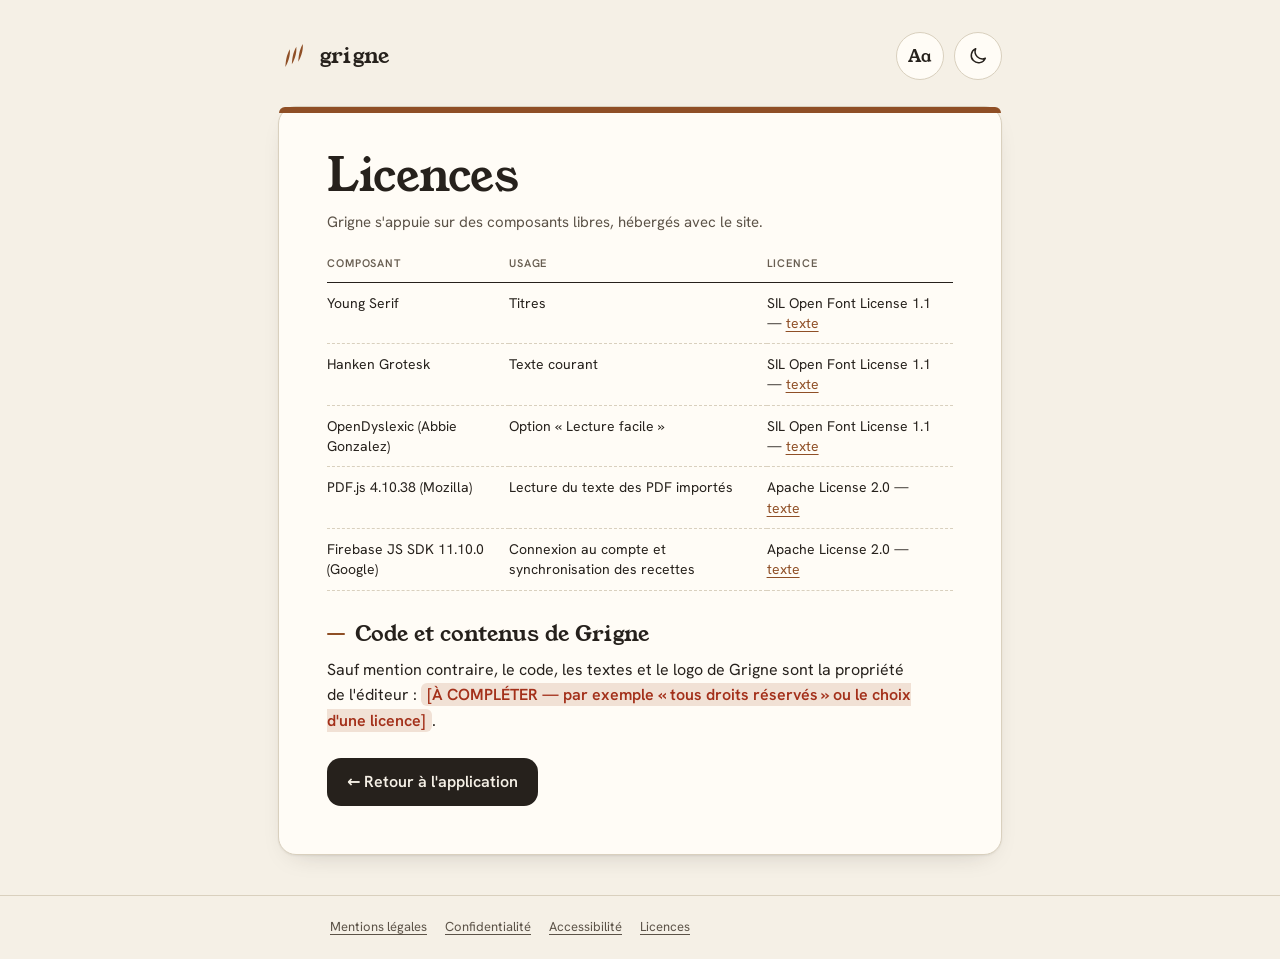
<file: licences.html>
<!DOCTYPE html>
<html lang="fr">
<head>
<meta charset="UTF-8">
<meta name="viewport" content="width=device-width, initial-scale=1">
<meta http-equiv="Content-Security-Policy" content="default-src 'none'; script-src 'self'; style-src 'self'; font-src 'self'; img-src 'self'; base-uri 'none'; form-action 'none'">
<meta name="referrer" content="no-referrer">
<meta name="theme-color" content="#F5F0E6">
<meta name="color-scheme" content="light dark">
<meta name="description" content="Licences des composants tiers utilisés par Grigne.">
<link rel="icon" href="favicon.svg" type="image/svg+xml">
<link rel="apple-touch-icon" href="apple-touch-icon.png">
<title>Licences — Grigne</title>
<link rel="stylesheet" href="fonts.css">
<link rel="stylesheet" href="base.css">
<link rel="stylesheet" href="legal.css">
<script src="theme.js"></script>
</head>
<body>
<a class="skip-link" href="#main">Aller au contenu</a>
<div class="page legal">
  <header class="topbar legal-top">
    <div class="brand">
    <a href="index.html" aria-label="Grigne, retour à l'application">
      <svg width="32" height="27" viewBox="-54 -46 108 92" aria-hidden="true" focusable="false"><g fill="#8F4F26"><path d="M -0.6 -31 C 3.6 -19, 5.4 -8, 4.9 3.5 C 4.5 13, 3.2 23, 1.3 31 C -0.7 23, -2.6 13, -3.3 3.5 C -4.1 -8, -3.5 -19, -0.6 -31 Z" transform="translate(-22 9) rotate(16)"/><path d="M -0.6 -31 C 3.6 -19, 5.4 -8, 4.9 3.5 C 4.5 13, 3.2 23, 1.3 31 C -0.7 23, -2.6 13, -3.3 3.5 C -4.1 -8, -3.5 -19, -0.6 -31 Z" transform="translate(0 0) rotate(16)"/><path d="M -0.6 -31 C 3.6 -19, 5.4 -8, 4.9 3.5 C 4.5 13, 3.2 23, 1.3 31 C -0.7 23, -2.6 13, -3.3 3.5 C -4.1 -8, -3.5 -19, -0.6 -31 Z" transform="translate(22 -9) rotate(16)"/></g></svg>
      <span>grigne</span>
    </a>
    </div>
    <div class="topbar-end">
      <button type="button" class="theme-btn read-btn" id="readToggle" aria-pressed="false" aria-label="Lecture facile"><span aria-hidden="true">Aa</span></button>
      <button type="button" class="theme-btn" id="themeToggle" aria-pressed="false" aria-label="Mode sombre">
      <svg class="ic-moon" width="22" height="22" viewBox="0 0 24 24" fill="none" stroke="currentColor" stroke-width="1.6" stroke-linecap="round" stroke-linejoin="round" aria-hidden="true" focusable="false"><path d="M20 14.5A8 8 0 0 1 9.5 4 8 8 0 1 0 20 14.5z"/></svg>
      <svg class="ic-sun" width="22" height="22" viewBox="0 0 24 24" fill="none" stroke="currentColor" stroke-width="1.6" stroke-linecap="round" aria-hidden="true" focusable="false"><circle cx="12" cy="12" r="4"/><path d="M12 2.5v2M12 19.5v2M2.5 12h2M19.5 12h2M5.3 5.3l1.4 1.4M17.3 17.3l1.4 1.4M5.3 18.7l1.4-1.4M17.3 6.7l1.4-1.4"/></svg>
    </button>
    </div>
  </header>
  <main id="main" tabindex="-1">

    <h1>Licences</h1>
    <p class="lead">Grigne s'appuie sur des composants libres, hébergés avec le site.</p>

    <table tabindex="0">
      <thead><tr><th scope="col">Composant</th><th scope="col">Usage</th><th scope="col">Licence</th></tr></thead>
      <tbody>
        <tr><td>Young Serif</td><td>Titres</td><td>SIL Open Font License 1.1 — <a href="LICENSE-young-serif.txt">texte</a></td></tr>
        <tr><td>Hanken Grotesk</td><td>Texte courant</td><td>SIL Open Font License 1.1 — <a href="LICENSE-hanken-grotesk.txt">texte</a></td></tr>
        <tr><td>OpenDyslexic (Abbie Gonzalez)</td><td>Option « Lecture facile »</td><td>SIL Open Font License 1.1 — <a href="LICENSE-opendyslexic.txt">texte</a></td></tr>
        <tr><td>PDF.js 4.10.38 (Mozilla)</td><td>Lecture du texte des PDF importés</td><td>Apache License 2.0 — <a href="LICENSE-pdfjs.txt">texte</a></td></tr>
        <tr><td>Firebase JS SDK 11.10.0 (Google)</td><td>Connexion au compte et synchronisation des recettes</td><td>Apache License 2.0 — <a href="LICENSE-firebase.txt">texte</a></td></tr>
      </tbody>
    </table>

    <h2>Code et contenus de Grigne</h2>
    <p>Sauf mention contraire, le code, les textes et le logo de Grigne sont la propriété de l'éditeur : <span class="todo">[À COMPLÉTER — par exemple « tous droits réservés » ou le choix d'une licence]</span>.</p>
    <p><a href="index.html">← Retour à l'application</a></p>
  </main>
</div>
<footer class="site-footer">
  <nav aria-label="Informations légales">
    <a href="mentions-legales.html">Mentions légales</a>
    <a href="confidentialite.html">Confidentialité</a>
    <a href="accessibilite.html">Accessibilité</a>
    <a href="licences.html" aria-current="page">Licences</a>
  </nav>
</footer>
</body>
</html>
</file>
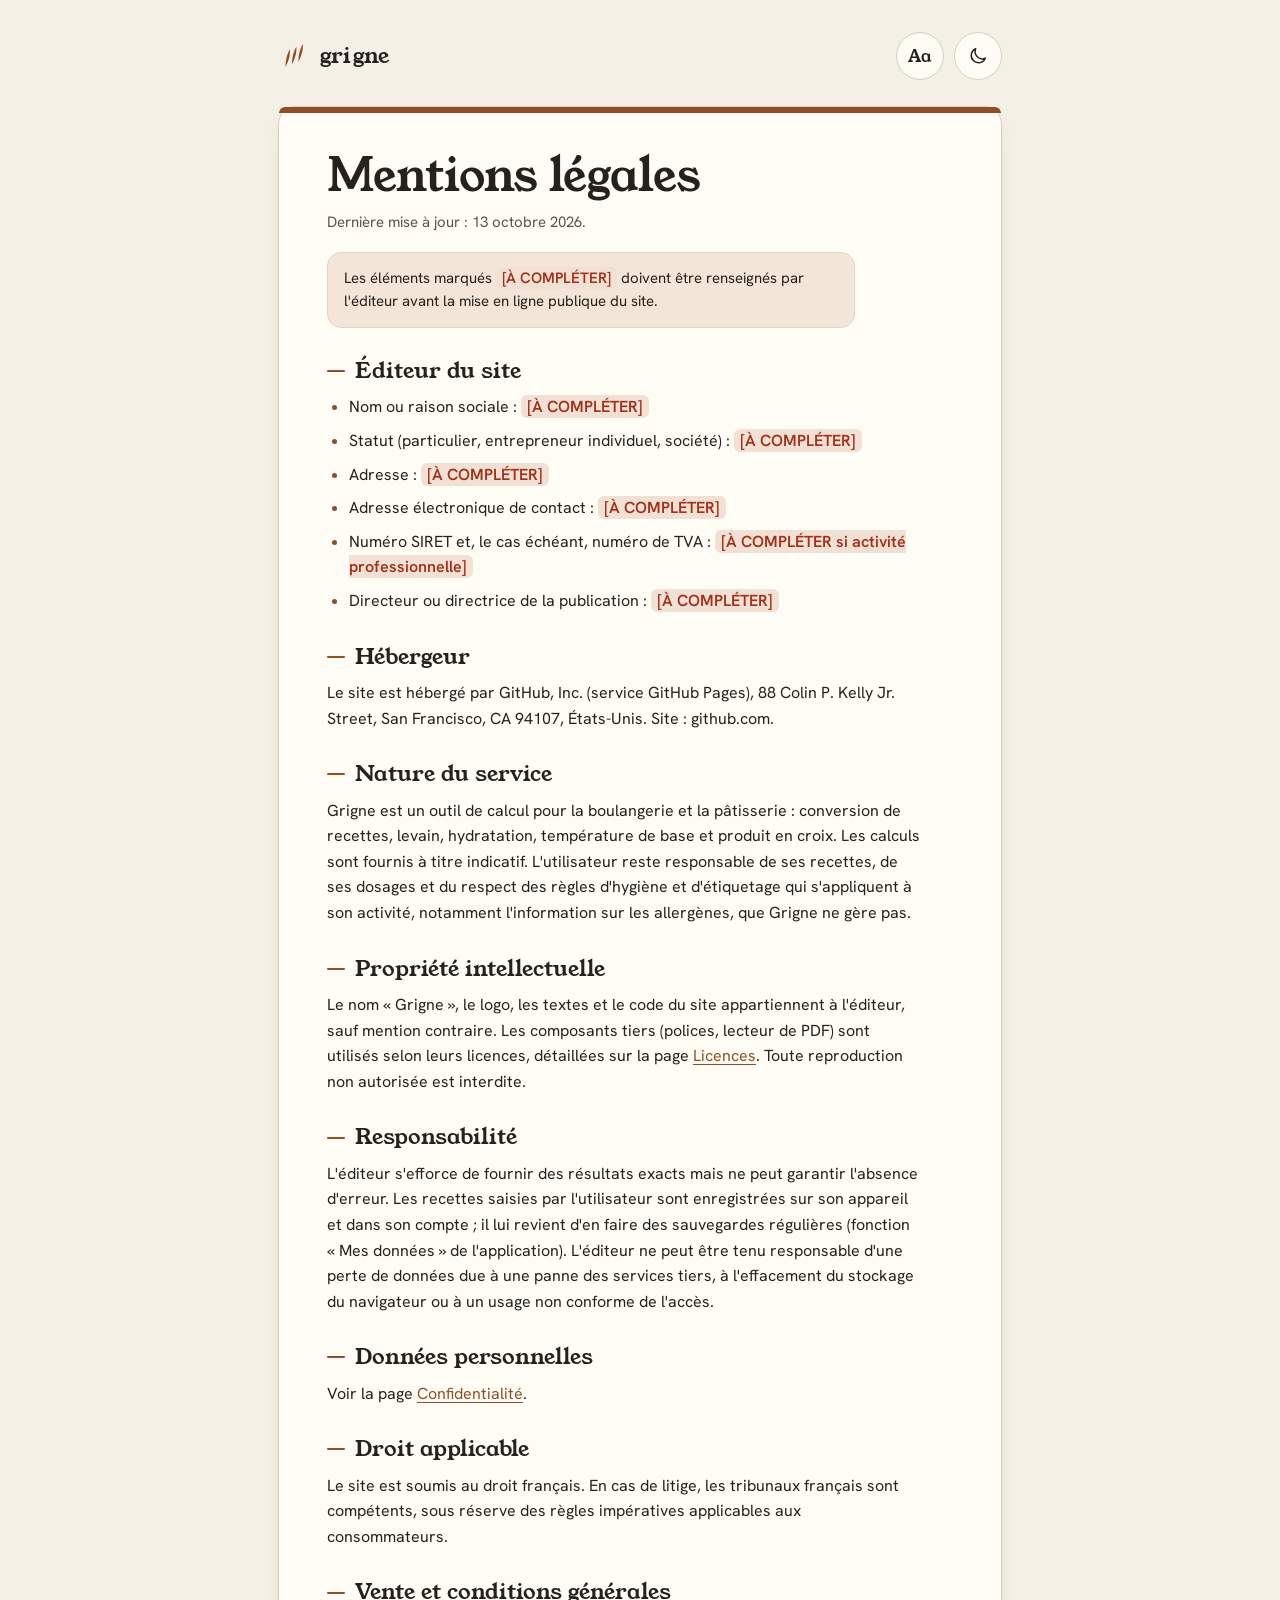
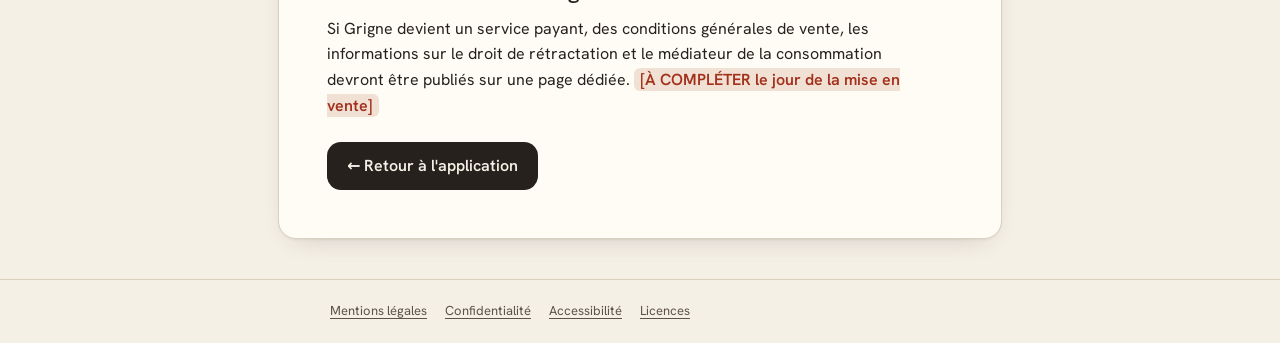
<file: mentions-legales.html>
<!DOCTYPE html>
<html lang="fr">
<head>
<meta charset="UTF-8">
<meta name="viewport" content="width=device-width, initial-scale=1">
<meta http-equiv="Content-Security-Policy" content="default-src 'none'; script-src 'self'; style-src 'self'; font-src 'self'; img-src 'self'; base-uri 'none'; form-action 'none'">
<meta name="referrer" content="no-referrer">
<meta name="theme-color" content="#F5F0E6">
<meta name="color-scheme" content="light dark">
<meta name="description" content="Éditeur, hébergeur et conditions d'utilisation de Grigne.">
<link rel="icon" href="favicon.svg" type="image/svg+xml">
<link rel="apple-touch-icon" href="apple-touch-icon.png">
<title>Mentions légales — Grigne</title>
<link rel="stylesheet" href="fonts.css">
<link rel="stylesheet" href="base.css">
<link rel="stylesheet" href="legal.css">
<script src="theme.js"></script>
</head>
<body>
<a class="skip-link" href="#main">Aller au contenu</a>
<div class="page legal">
  <header class="topbar legal-top">
    <div class="brand">
    <a href="index.html" aria-label="Grigne, retour à l'application">
      <svg width="32" height="27" viewBox="-54 -46 108 92" aria-hidden="true" focusable="false"><g fill="#8F4F26"><path d="M -0.6 -31 C 3.6 -19, 5.4 -8, 4.9 3.5 C 4.5 13, 3.2 23, 1.3 31 C -0.7 23, -2.6 13, -3.3 3.5 C -4.1 -8, -3.5 -19, -0.6 -31 Z" transform="translate(-22 9) rotate(16)"/><path d="M -0.6 -31 C 3.6 -19, 5.4 -8, 4.9 3.5 C 4.5 13, 3.2 23, 1.3 31 C -0.7 23, -2.6 13, -3.3 3.5 C -4.1 -8, -3.5 -19, -0.6 -31 Z" transform="translate(0 0) rotate(16)"/><path d="M -0.6 -31 C 3.6 -19, 5.4 -8, 4.9 3.5 C 4.5 13, 3.2 23, 1.3 31 C -0.7 23, -2.6 13, -3.3 3.5 C -4.1 -8, -3.5 -19, -0.6 -31 Z" transform="translate(22 -9) rotate(16)"/></g></svg>
      <span>grigne</span>
    </a>
    </div>
    <div class="topbar-end">
      <button type="button" class="theme-btn read-btn" id="readToggle" aria-pressed="false" aria-label="Lecture facile"><span aria-hidden="true">Aa</span></button>
      <button type="button" class="theme-btn" id="themeToggle" aria-pressed="false" aria-label="Mode sombre">
      <svg class="ic-moon" width="22" height="22" viewBox="0 0 24 24" fill="none" stroke="currentColor" stroke-width="1.6" stroke-linecap="round" stroke-linejoin="round" aria-hidden="true" focusable="false"><path d="M20 14.5A8 8 0 0 1 9.5 4 8 8 0 1 0 20 14.5z"/></svg>
      <svg class="ic-sun" width="22" height="22" viewBox="0 0 24 24" fill="none" stroke="currentColor" stroke-width="1.6" stroke-linecap="round" aria-hidden="true" focusable="false"><circle cx="12" cy="12" r="4"/><path d="M12 2.5v2M12 19.5v2M2.5 12h2M19.5 12h2M5.3 5.3l1.4 1.4M17.3 17.3l1.4 1.4M5.3 18.7l1.4-1.4M17.3 6.7l1.4-1.4"/></svg>
    </button>
    </div>
  </header>
  <main id="main" tabindex="-1">

    <h1>Mentions légales</h1>
    <p class="lead">Dernière mise à jour : 13 octobre 2026.</p>

    <div class="notice">Les éléments marqués <span class="todo">[À COMPLÉTER]</span> doivent être renseignés par l'éditeur avant la mise en ligne publique du site.</div>

    <h2>Éditeur du site</h2>
    <ul>
      <li>Nom ou raison sociale : <span class="todo">[À COMPLÉTER]</span></li>
      <li>Statut (particulier, entrepreneur individuel, société) : <span class="todo">[À COMPLÉTER]</span></li>
      <li>Adresse : <span class="todo">[À COMPLÉTER]</span></li>
      <li>Adresse électronique de contact : <span class="todo">[À COMPLÉTER]</span></li>
      <li>Numéro SIRET et, le cas échéant, numéro de TVA : <span class="todo">[À COMPLÉTER si activité professionnelle]</span></li>
      <li>Directeur ou directrice de la publication : <span class="todo">[À COMPLÉTER]</span></li>
    </ul>

    <h2>Hébergeur</h2>
    <p>Le site est hébergé par GitHub, Inc. (service GitHub Pages), 88 Colin P. Kelly Jr. Street, San Francisco, CA 94107, États-Unis. Site : github.com.</p>

    <h2>Nature du service</h2>
    <p>Grigne est un outil de calcul pour la boulangerie et la pâtisserie : conversion de recettes, levain, hydratation, température de base et produit en croix. Les calculs sont fournis à titre indicatif. L'utilisateur reste responsable de ses recettes, de ses dosages et du respect des règles d'hygiène et d'étiquetage qui s'appliquent à son activité, notamment l'information sur les allergènes, que Grigne ne gère pas.</p>

    <h2>Propriété intellectuelle</h2>
    <p>Le nom « Grigne », le logo, les textes et le code du site appartiennent à l'éditeur, sauf mention contraire. Les composants tiers (polices, lecteur de PDF) sont utilisés selon leurs licences, détaillées sur la page <a href="licences.html">Licences</a>. Toute reproduction non autorisée est interdite.</p>

    <h2>Responsabilité</h2>
    <p>L'éditeur s'efforce de fournir des résultats exacts mais ne peut garantir l'absence d'erreur. Les recettes saisies par l'utilisateur sont enregistrées sur son appareil et dans son compte ; il lui revient d'en faire des sauvegardes régulières (fonction « Mes données » de l'application). L'éditeur ne peut être tenu responsable d'une perte de données due à une panne des services tiers, à l'effacement du stockage du navigateur ou à un usage non conforme de l'accès.</p>

    <h2>Données personnelles</h2>
    <p>Voir la page <a href="confidentialite.html">Confidentialité</a>.</p>

    <h2>Droit applicable</h2>
    <p>Le site est soumis au droit français. En cas de litige, les tribunaux français sont compétents, sous réserve des règles impératives applicables aux consommateurs.</p>

    <h2>Vente et conditions générales</h2>
    <p>Si Grigne devient un service payant, des conditions générales de vente, les informations sur le droit de rétractation et le médiateur de la consommation devront être publiés sur une page dédiée. <span class="todo">[À COMPLÉTER le jour de la mise en vente]</span></p>
    <p><a href="index.html">← Retour à l'application</a></p>
  </main>
</div>
<footer class="site-footer">
  <nav aria-label="Informations légales">
    <a href="mentions-legales.html" aria-current="page">Mentions légales</a>
    <a href="confidentialite.html">Confidentialité</a>
    <a href="accessibilite.html">Accessibilité</a>
    <a href="licences.html">Licences</a>
  </nav>
</footer>
</body>
</html>
</file>
<file: fonts.css>
/* Polices hébergées avec le site (licence SIL OFL 1.1, voir LICENSE-*.txt).
   Aucune requête vers un service tiers. */
@font-face {
  font-family: 'Young Serif';
  font-style: normal;
  font-weight: 400;
  font-display: swap;
  src: url('young-serif-latin-400-normal.woff2') format('woff2');
}
@font-face {
  font-family: 'Hanken Grotesk';
  font-style: normal;
  font-weight: 400;
  font-display: swap;
  src: url('hanken-grotesk-latin-400-normal.woff2') format('woff2');
}
@font-face {
  font-family: 'Hanken Grotesk';
  font-style: normal;
  font-weight: 500;
  font-display: swap;
  src: url('hanken-grotesk-latin-500-normal.woff2') format('woff2');
}
@font-face {
  font-family: 'Hanken Grotesk';
  font-style: normal;
  font-weight: 600;
  font-display: swap;
  src: url('hanken-grotesk-latin-600-normal.woff2') format('woff2');
}
/* Espace fine insécable (U+202F) entre un nombre et son unité : ni Young Serif ni
   Hanken Grotesk ne la dessinent. Cette police maison (un seul glyphe vide de 0,2 em)
   la fournit, partout pareille, et ne s'applique qu'à ce caractère. */
@font-face {
  font-family: 'Grigne Espace fine';
  font-style: normal;
  font-weight: 100 900;
  font-display: block;
  src: url('grigne-espace-fine.woff2') format('woff2');
  unicode-range: U+202F;
}
/* OpenDyslexic (Abbie Gonzalez, licence SIL OFL 1.1, texte dans LICENSE-opendyslexic.txt, à côté des polices) :
   police de l'option « Lecture facile ». Fichiers complets et originaux de l'autrice (version 0.990, dépôt officiel
   « opendyslexic » d'antijingoist sur GitHub, dossier « compiled »), non modifiés ; licence : OFL.txt du dépôt.
   Téléchargée seulement quand l'option est active. */
@font-face {
  font-family: 'OpenDyslexic';
  font-style: normal;
  font-weight: 400;
  font-display: swap;
  src: url('OpenDyslexic-Regular.woff2') format('woff2');
}
@font-face {
  font-family: 'OpenDyslexic';
  font-style: normal;
  font-weight: 700;
  font-display: swap;
  src: url('OpenDyslexic-Bold.woff2') format('woff2');
}
</file>
<file: base.css>
/* Grigne — base commune (application et pages légales).
   Palette « farine / charbon / croûte », en clair et en sombre. Ombres douces et
   dégradés discrets permis quand ils servent la lecture (voir CLAUDE.md). */
:root {
  /* fonds */
  --cream: #F5F0E6;        /* fond de page */
  --paper: #FFFCF6;        /* cartes, champs */
  --surface-2: #EDE6D8;    /* boutons doux, segments */
  --row-alt: #F0EADD;
  --total-bg: #E9E1D0;
  /* texte */
  --ink: #26211C;
  --ink-hover: #3A332C;
  --muted: #5C5348;
  --muted2: #685E51;
  --faint: #766C5F;
  /* croûte */
  --accent: #8F4F26;
  --accent-deep: #6E3A1B;
  --accent-soft: #F3E6D8;
  --accent-line: #E6D3C0;
  --on-accent: #FFFCF6;
  /* états */
  --err: #A3301A;
  --err-bg: #F1E1D5;
  --ok: #46602C;
  --ok-bg: #E8EBD8;
  /* filets */
  --line: #D9D0BE;
  --line2: #E4DCCB;
  /* tampon et décor */
  --stamp: #8F4F26;
  --stamp-bg: #FFFCF6; /* opaque : le tampon passe devant la bande et le texte */
  --wave: #8F4F26;
  --backdrop: rgba(38, 33, 28, .55);
  --shadow: 0 1px 2px rgba(38, 33, 28, .06), 0 10px 28px -16px rgba(38, 33, 28, .28);
  --shadow-up: 0 -8px 24px -18px rgba(38, 33, 28, .35);
  --radius: 18px;
  --serif: 'Grigne Espace fine', 'Young Serif', Georgia, 'Times New Roman', serif;
  --sans: 'Grigne Espace fine', 'Hanken Grotesk', system-ui, -apple-system, 'Segoe UI', sans-serif;
  color-scheme: light;
}

/* Thème sombre : suit le téléphone, sauf choix contraire mémorisé (data-theme). */
@media (prefers-color-scheme: dark) {
  :root:not([data-theme="light"]) {
    --cream: #17130F; --paper: #26211C; --surface-2: #322B24; --row-alt: #211C17; --total-bg: #2E2620;
    --ink: #F5F0E6; --ink-hover: #E4DACB; --muted: #C9BEAC; --muted2: #BDB19F; --faint: #A89C8A;
    --accent: #E2A577; --accent-deep: #EDBF98; --accent-soft: #3A2C21; --accent-line: #4E3A2A; --on-accent: #1E1914;
    --err: #F08A72; --err-bg: #3A221B; --ok: #A9C98A; --ok-bg: #26301C;
    --line: #43392F; --line2: #382F27;
    --stamp: #E8B48A; --stamp-bg: #26211C; --wave: #B98762; --backdrop: rgba(0, 0, 0, .62);
    --shadow: 0 10px 28px -18px rgba(0, 0, 0, .8); --shadow-up: none;
    color-scheme: dark;
  }
}
:root[data-theme="dark"] {
  --cream: #17130F; --paper: #26211C; --surface-2: #322B24; --row-alt: #211C17; --total-bg: #2E2620;
  --ink: #F5F0E6; --ink-hover: #E4DACB; --muted: #C9BEAC; --muted2: #BDB19F; --faint: #A89C8A;
  --accent: #E2A577; --accent-deep: #EDBF98; --accent-soft: #3A2C21; --accent-line: #4E3A2A; --on-accent: #1E1914;
  --err: #F08A72; --err-bg: #3A221B; --ok: #A9C98A; --ok-bg: #26301C;
  --line: #43392F; --line2: #382F27;
  --stamp: #E8B48A; --stamp-bg: #26211C; --wave: #B98762; --backdrop: rgba(0, 0, 0, .62);
  --shadow: 0 10px 28px -18px rgba(0, 0, 0, .8); --shadow-up: none;
  color-scheme: dark;
}

*, *::before, *::after { box-sizing: border-box; }
[hidden] { display: none !important; }

html { -webkit-text-size-adjust: 100%; background: var(--cream); }
body {
  margin: 0; background: var(--cream); color: var(--ink);
  font-family: var(--sans); font-variant-numeric: lining-nums tabular-nums; line-height: 1.45;
  min-height: 100vh; display: flex; flex-direction: column;
}

.page { flex: 1; width: 100%; max-width: 620px; margin: 0 auto; padding: 28px 18px 40px; }

.sr-only {
  position: absolute; width: 1px; height: 1px; padding: 0; margin: -1px;
  overflow: hidden; clip: rect(0, 0, 0, 0); white-space: nowrap; border: 0;
}
.skip-link {
  position: absolute; left: 12px; top: -60px; z-index: 100; background: var(--ink); color: var(--cream);
  padding: 10px 14px; border-radius: 8px; font-size: 14px; text-decoration: none;
}
.skip-link:focus { top: 12px; }

a { color: var(--accent); text-underline-offset: 3px; }
a:focus-visible, button:focus-visible, input:focus-visible, select:focus-visible, textarea:focus-visible,
[role=button]:focus-visible, summary:focus-visible {
  outline: 2px solid var(--accent); outline-offset: 2px;
}

.brand { display: flex; align-items: center; gap: 10px; margin-bottom: 26px; }
.brand svg { display: block; flex-shrink: 0; color: var(--accent); }
.brand svg g[fill="#8F4F26"] { fill: var(--accent); }
.brand span { font-family: var(--serif); font-size: 20px; letter-spacing: 0.01em; }
.brand a { display: flex; align-items: center; gap: 10px; color: inherit; text-decoration: none; }

/* barre du haut et bouton clair / sombre (application et pages légales) */
.topbar { display: flex; align-items: center; justify-content: space-between; gap: 12px; }
.topbar .brand { margin: 0; min-height: 48px; }
.topbar .brand span { font-size: 22px; }
.topbar-end { display: flex; align-items: center; gap: 10px; min-width: 0; }
.theme-btn { display: grid; place-items: center; flex-shrink: 0; width: 48px; height: 48px; padding: 0; border-radius: 50%; border: 1px solid var(--line); background: var(--paper); color: var(--ink); cursor: pointer; }
.theme-btn svg { grid-area: 1 / 1; }
.theme-btn[aria-pressed="true"] .ic-moon, .theme-btn[aria-pressed="false"] .ic-sun { display: none; }
.theme-btn:hover { border-color: var(--faint); }
.read-btn span { font-family: var(--serif); font-size: 17px; line-height: 1; }
.theme-btn[aria-pressed="true"].read-btn { background: var(--ink); border-color: var(--ink); color: var(--cream); }

/* Lecture facile : OpenDyslexic partout, lettres, mots et lignes un peu plus espacés */
:root[data-lecture="facile"] {
  --serif: 'Grigne Espace fine', 'OpenDyslexic', Georgia, serif;
  --sans: 'Grigne Espace fine', 'OpenDyslexic', system-ui, sans-serif;
}
/* OpenDyslexic est dessinée très large (espace de 0,85 em contre 0,26 em pour Hanken Grotesk) :
   les lettres gardent son espacement à elle, l'espace entre les mots est un peu resserré (environ 0,55 em,
   soit deux fois l'espace habituel), les lignes plus aérées. Les petites capitales perdent leur écart
   supplémentaire ; le texte en arc du tampon garde le sien. */
:root[data-lecture="facile"] body { letter-spacing: 0; word-spacing: -.3em; line-height: 1.6; }
:root[data-lecture="facile"] body :not(svg, svg *) { letter-spacing: inherit; }
:root[data-lecture="facile"] h1, :root[data-lecture="facile"] h2, :root[data-lecture="facile"] h3 { line-height: 1.25; }

.site-footer { border-top: 1px solid var(--line); padding: 18px; font-size: 13px; color: var(--muted2); }
.site-footer nav { max-width: 620px; margin: 0 auto; display: flex; flex-wrap: wrap; gap: 6px 18px; }
.site-footer a { color: var(--muted); display: inline-block; padding: 4px 0; }
.site-footer a:hover { color: var(--ink); }
</file>
<file: app.css>
/* Grigne — composants de l'application.
   Direction « Fournil » : gros boutons, gros chiffres, barre d'onglets au pouce,
   et le tampon « Total pâte » comme signature. */

/* =========================================================================
   Structure : en-tête, onglets, zone compte
   ========================================================================= */
.site-header { margin-bottom: 26px; }

.sync-status { display: inline-flex; align-items: center; gap: 7px; min-width: 0; font-size: 13px; color: var(--muted); }
.sync-status:empty { display: none; }
@media (max-width: 479px) {
  .topbar-end { gap: 6px; }
  .topbar .theme-btn { width: 42px; height: 42px; }
  /* tout va bien : le point vert suffit (le texte reste lu par les lecteurs d'écran) */
  .sync-status[data-state="synced"], .sync-status[data-state="syncing"] { font-size: 0; gap: 0; }
  .sync-status[data-state="synced"]::before, .sync-status[data-state="syncing"]::before { width: 10px; height: 10px; }
  /* un problème : le message complet passe sur sa propre ligne */
  .topbar-end { flex-wrap: wrap; justify-content: flex-end; }
  .sync-status[data-state="offline"], .sync-status[data-state="error"], .sync-status[data-state="toolarge"] { order: 9; flex-basis: 100%; justify-content: flex-end; text-align: right; }
}
.sync-status::before { content: ""; flex-shrink: 0; width: 8px; height: 8px; border-radius: 50%; background: var(--ok); }
.sync-status[data-state="syncing"]::before { background: var(--faint); }
.sync-status[data-state="offline"]::before { background: var(--accent); }
.sync-status[data-state="error"], .sync-status[data-state="toolarge"] { color: var(--err); }
.sync-status[data-state="error"]::before, .sync-status[data-state="toolarge"]::before { background: var(--err); }


.hero { margin-top: 22px; }
h1 { font-family: var(--serif); font-weight: 400; font-size: 34px; line-height: 1.12; letter-spacing: -0.01em; margin: 0; max-width: 14ch; }
.sub, .intro { font-size: 15px; color: var(--muted); margin: 14px 0 0; max-width: 44ch; }
.intro { margin: 0 0 18px; max-width: none; }
.link-btn { background: none; border: none; padding: 6px 0; min-height: 32px; font: inherit; font-size: 14px; color: var(--accent); cursor: pointer; text-decoration: underline; text-underline-offset: 3px; text-decoration-thickness: 1px; }

/* Une fois connecté : l'accroche reste pour les lecteurs d'écran, l'écran va aux outils. */
.page:has(#appArea:not([hidden])) .hero {
  position: absolute; width: 1px; height: 1px; margin: -1px; overflow: hidden; clip: rect(0, 0, 0, 0); white-space: nowrap;
}
.page:has(#appArea:not([hidden])) .site-header { margin-bottom: 14px; }
.page:has(#appArea:not([hidden])) { padding-top: 12px; }

/* zone compte, sous le contenu */
.account-zone { margin-top: 36px; padding-top: 18px; border-top: 1px dashed var(--line); display: grid; gap: 4px; }
.account-zone:not(:has(> :not([hidden]))) { display: none; }
.account-bar { display: flex; flex-wrap: wrap; align-items: center; gap: 2px 16px; font-size: 14px; color: var(--muted); }
.account-email { overflow-wrap: anywhere; }
.header-links { display: flex; flex-wrap: wrap; gap: 4px 20px; }

/* onglets : barre fixe en bas (mobile), barre latérale (ordinateur) */
.tabs {
  position: fixed; z-index: 20; left: 0; right: 0; bottom: 0;
  display: grid; grid-template-columns: repeat(6, minmax(0, 1fr)); gap: 2px;
  padding: 6px 4px calc(6px + env(safe-area-inset-bottom));
  background: var(--paper); border-top: 1px solid var(--line); box-shadow: var(--shadow-up);
}
.tabs [role=tab] {
  display: grid; justify-items: center; align-content: center; gap: 3px; min-width: 0; min-height: 58px; padding: 6px 2px;
  border: 0; border-radius: 14px; background: none; font: inherit; font-size: 12px; font-weight: 600; line-height: 1.15;
  color: var(--muted); cursor: pointer;
}
.tabs [role=tab] svg { flex-shrink: 0; }
.tabs [role=tab]:hover { color: var(--ink); }
.tabs [role=tab][aria-selected=true] { color: var(--ink); background: var(--surface-2); }
.tabs [role=tab][aria-selected=true] svg { color: var(--accent); }
.tab-long { position: absolute; width: 1px; height: 1px; overflow: hidden; clip: rect(0, 0, 0, 0); white-space: nowrap; }
.tab-short { max-width: 100%; overflow: hidden; text-overflow: ellipsis; white-space: nowrap; }
:root[data-lecture="facile"] .tabs { gap: 0; padding-inline: 2px; }
:root[data-lecture="facile"] .tabs [role=tab] { padding-inline: 0; font-size: 10px; }
:root[data-lecture="facile"] .tab-short { letter-spacing: -.04em; }
.tabpanel:focus { outline: none; }
/* le tampon déborde de sa carte, jamais de l'écran : la coupe se fait au bord de .page,
   dont la marge intérieure (18 à 40 px) laisse au tampon la place de dépasser de sa carte */
.page { overflow-x: clip; }

/* rien ne passe sous la barre du bas */
body:has(#appArea:not([hidden])) { padding-bottom: calc(72px + env(safe-area-inset-bottom)); }
html:has(#appArea:not([hidden])) { scroll-padding-bottom: calc(88px + env(safe-area-inset-bottom)); }

/* =========================================================================
   Boutons et champs communs
   ========================================================================= */
.btn-dark { background: var(--ink); color: var(--cream); border: 1px solid var(--ink); border-radius: 14px; padding: 11px 18px; min-height: 48px; font: inherit; font-size: 15px; font-weight: 600; cursor: pointer; display: inline-flex; align-items: center; justify-content: center; gap: 8px; }
.btn-dark:hover { background: var(--ink-hover); }
.btn-dark--wide { width: 100%; }
.btn-link { background: none; border: none; color: var(--accent); font: inherit; font-size: 14px; font-weight: 600; cursor: pointer; display: inline-flex; align-items: center; gap: 6px; padding: 6px 0; min-height: 36px; }
.btn-link:hover { text-decoration: underline; text-underline-offset: 3px; }
.btn-ghost { background: none; border: none; color: var(--muted2); font: inherit; font-size: 14px; cursor: pointer; padding: 10px 8px; min-height: 44px; }
.btn-ghost:hover { color: var(--ink); }
.btn-danger { background: none; border: 1px solid var(--err); color: var(--err); border-radius: 14px; padding: 11px 18px; min-height: 48px; font: inherit; font-size: 15px; font-weight: 600; cursor: pointer; width: 100%; }
.btn-danger:hover { background: var(--err-bg); }
.icon-btn { background: none; border: none; cursor: pointer; color: var(--muted2); padding: 9px; min-width: 36px; min-height: 36px; display: inline-flex; align-items: center; justify-content: center; font: inherit; font-size: 18px; line-height: 1; border-radius: 10px; }
.icon-btn:hover { color: var(--ink); background: var(--surface-2); }
.icon-btn.rm:hover, .icon-btn.del-btn:hover { color: var(--err); }

/* champs (16 px : évite le zoom automatique sur iPhone) */
input[type=text], input[type=number], input[type=email], input[type=password], select, textarea { font: inherit; font-size: 16px; color: var(--ink); background: var(--paper); border: 1px solid var(--faint); border-radius: 10px; padding: 9px 11px; min-height: 44px; }
input[type=text]:focus, input[type=number]:focus, input[type=email]:focus, input[type=password]:focus, select:focus, textarea:focus { border-color: var(--ink); }
input::placeholder, textarea::placeholder { color: var(--faint); opacity: 1; }
input[type=text], input[type=number], input[type=email], input[type=password], select { min-width: 0; max-width: 100%; }
.auth-screen input { width: 100%; }
textarea { width: 100%; resize: vertical; min-height: 0; }
.field-label, .section-title { display: block; font-size: 11px; font-weight: 600; letter-spacing: 0.1em; text-transform: uppercase; color: var(--muted2); margin: 0 0 7px; }
.section-title { margin-bottom: 10px; }

/* =========================================================================
   Calculateur
   ========================================================================= */
.calc { display: grid; grid-template-columns: minmax(0, 1fr); }
.calc-controls { display: grid; gap: 10px; align-content: start; }

/* sélecteur de recette : l'étiquette dans le cadre */
.picker { position: relative; display: grid; border: 1px solid var(--line); border-radius: var(--radius); background: var(--paper); box-shadow: var(--shadow); }
.picker:focus-within { border-color: var(--ink); }
.picker-k { position: absolute; left: 17px; top: 9px; font-size: 13px; color: var(--muted); pointer-events: none; }
select.picker-v { appearance: none; -webkit-appearance: none; width: 100%; min-height: 64px; padding: 28px 46px 9px 16px; border: 0; border-radius: var(--radius); background: transparent; font-family: var(--serif); font-size: 20px; line-height: 1.2; text-overflow: ellipsis; cursor: pointer; }
select.picker-v:focus-visible { outline: 2px solid var(--accent); outline-offset: 2px; }
.picker-chevron { position: absolute; right: 14px; top: 50%; margin-top: -12px; color: var(--muted); pointer-events: none; }
.notes-btn { justify-self: start; }
.notes-display { font-size: 14px; color: var(--muted); white-space: pre-line; background: var(--row-alt); border-radius: 12px; padding: 10px 12px; margin-top: 10px; }
.notes-display--calc { margin: -4px 0 0; }

/* modes : trois gros boutons */
.modes { display: grid; grid-template-columns: repeat(3, minmax(0, 1fr)); gap: 8px; }
.modes label { position: relative; display: grid; cursor: pointer; }
.modes input { position: absolute; inset: 0; width: 100%; height: 100%; margin: 0; opacity: 0; cursor: pointer; }
.modes span { display: grid; place-items: center; min-height: 56px; padding: 6px 8px; border: 2px solid var(--line); border-radius: 14px; background: var(--paper); font-size: 14px; font-weight: 600; line-height: 1.2; text-align: center; color: var(--muted); }
.modes input:checked + span { border-color: var(--ink); background: var(--ink); color: var(--cream); }
.modes input:focus-visible + span { outline: 3px solid var(--accent); outline-offset: 2px; }
.modes label:hover input:not(:checked):not(:disabled) + span { border-color: var(--faint); color: var(--ink); }
.modes label.disabled { cursor: not-allowed; }
.modes label.disabled span { border-style: dashed; color: var(--faint); background: transparent; }
.modes input:disabled { cursor: not-allowed; }

/* poids voulu : − [valeur] + */
.stepper { display: grid; grid-template-columns: 56px minmax(0, 1fr) 56px; align-items: center; gap: 8px; padding: 10px; border: 1px solid var(--line); border-radius: 20px; background: var(--paper); }
.step { display: grid; place-items: center; width: 56px; height: 56px; padding: 0; border: 0; border-radius: 16px; background: var(--surface-2); color: var(--ink); cursor: pointer; }
.step:hover { background: var(--line2); }
.stepper-mid { display: grid; justify-items: center; gap: 2px; min-width: 0; }
.stepper-k { font-size: 11px; font-weight: 600; letter-spacing: .1em; text-transform: uppercase; color: var(--muted); text-align: center; }
.stepper-val { display: flex; align-items: baseline; justify-content: center; gap: 2px; max-width: 100%; }
.stepper-val input { width: 4.2ch; min-width: 0; min-height: 0; padding: 0 2px; border: 0; border-bottom: 2px solid var(--line); border-radius: 0; background: none; text-align: center; font-family: var(--serif); font-size: 40px; line-height: 1.15; -moz-appearance: textfield; appearance: textfield; }
.stepper-val input::-webkit-inner-spin-button, .stepper-val input::-webkit-outer-spin-button { -webkit-appearance: none; margin: 0; }
.stepper-val input:focus { outline: none; border-bottom-color: var(--accent); }
.stepper-val input:focus-visible { outline: none; }
.stepper-val select { min-height: 36px; padding: 2px 4px; border: 0; background: none; font-size: 18px; font-weight: 600; color: var(--muted); cursor: pointer; }

/* pièces × poids : une petite carte par type de pièce */
.pieces-wrap { display: grid; gap: 8px; }
.piece { display: grid; grid-template-columns: minmax(0, 1fr) auto minmax(0, 1fr) auto; align-items: center; gap: 8px; padding: 10px; border: 1px solid var(--line); border-radius: 16px; background: var(--paper); }
.piece .piece-type { grid-column: 1 / 4; }
.piece .rm { grid-column: 4; grid-row: 1; }
.piece .piece-nb { grid-column: 1; grid-row: 2; }
.piece .times { grid-column: 2; grid-row: 2; }
.piece .piece-w { grid-column: 3; grid-row: 2; }
.piece input { width: 100%; background: var(--cream); }
.times { color: var(--muted2); font-size: 14px; }
.piece .times { font-size: 16px; }

/* trait ondulé, dessiné à la main */
.wave { display: block; width: 72%; height: 12px; margin: 6px auto 22px; color: var(--wave); }
.wave--soft { width: 40%; opacity: .65; margin: 30px auto 18px; }

/* la carte résultat */
.result-card { position: relative; margin-top: 10px; padding: 18px 16px 18px; border: 1px solid var(--line); border-radius: var(--radius); background: var(--paper); box-shadow: var(--shadow); }
.result-k { margin: 0; font-size: 12px; font-weight: 600; letter-spacing: .12em; text-transform: uppercase; color: var(--accent); }
.result-title { margin: 4px 104px 10px 0; font-family: var(--serif); font-weight: 400; font-size: 30px; line-height: 1.08; overflow-wrap: anywhere; }
.chips { display: flex; flex-wrap: wrap; gap: 6px; margin: 0 0 14px; padding: 0; list-style: none; }
.chips li { padding: 3px 10px; border-radius: 999px; border: 1px solid var(--line2); background: var(--cream); font-size: 13px; color: var(--muted); }

.weigh { display: grid; gap: 8px; margin: 0; padding: 0; list-style: none; }
.weigh li { display: flex; align-items: baseline; justify-content: space-between; gap: 12px; padding: 12px 14px; border-radius: 14px; background: var(--cream); border: 1px solid var(--line2); }
.weigh .n { min-width: 0; font-size: 17px; font-weight: 500; overflow-wrap: anywhere; }
.weigh .q { font-family: var(--serif); font-size: 28px; line-height: 1.1; white-space: nowrap; }
.weigh small { font-family: var(--sans); font-size: 15px; font-weight: 600; color: var(--muted); }
.weigh .lead { align-items: flex-end; padding: 14px 16px 16px; border-color: var(--accent); background: var(--accent); color: var(--on-accent); }
.weigh .lead .n { font-size: 19px; font-weight: 600; }
.weigh .lead .q { font-size: 46px; line-height: 1; }
.weigh .lead small { color: inherit; font-size: 20px; }
.lead-k { display: block; font-size: 11px; font-weight: 600; letter-spacing: .12em; text-transform: uppercase; }

.ref-line { margin-top: 12px; font-size: 13px; color: var(--muted2); }
.ref-line + .ref-line { margin-top: 4px; }
.ref-line--bottom { margin: 0 0 8px; }

.save-calc-row { display: grid; gap: 8px; margin-top: 16px; padding-top: 16px; border-top: 1px dashed var(--line); }
.save-calc-row input { width: 100%; min-height: 50px; border-color: var(--line); background: var(--cream); }
.save-calc-row .btn-dark { min-height: 54px; }

/* le tampon « Total pâte » : posé à la main sur le coin de la carte */
.tampon {
  --size: 124px;
  position: absolute; z-index: 2; top: -30px; right: -8px; width: var(--size); height: var(--size);
  color: var(--stamp); transform: rotate(-8deg);
}
/* l'usure ne touche que l'encre : le disque de fond reste plein et cache ce qu'il recouvre */
/* l'usure : franche sur les anneaux, légère sur le texte en arc, aucune sur le chiffre central */
.tampon-anneaux { -webkit-mask: url('encre.svg') center / 100% 100%; mask: url('encre.svg') center / 100% 100%; }
.tampon-texte { -webkit-mask: url('encre-legere.svg') center / 100% 100%; mask: url('encre-legere.svg') center / 100% 100%; }
.tampon-fond { position: absolute; inset: 0; border-radius: 50%; background: var(--stamp-bg); }
.tampon svg { position: absolute; inset: 0; z-index: 1; width: 100%; height: 100%; overflow: visible; }
.tampon .anneau { fill: none; stroke: currentColor; stroke-width: 1; }
.tampon .anneau--fort { stroke-width: 3; }
.tampon text { fill: currentColor; font-family: var(--sans); font-size: 9.5px; font-weight: 600; letter-spacing: 2.2px; }
.tampon .etoile { fill: currentColor; }
.tampon-v {
  position: absolute; inset: 0; z-index: 2; display: flex; align-items: center; justify-content: center; padding-top: 2px;
  font-family: var(--serif); font-size: calc(var(--size) * .29); line-height: 1; white-space: nowrap;
}
.tampon-v small { font-family: var(--sans); font-size: .5em; font-weight: 600; line-height: 1; color: inherit; }
.tampon--3 .tampon-v { font-size: calc(var(--size) * .25); }
.tampon--4 .tampon-v { font-size: calc(var(--size) * .2); }
.tampon--5 .tampon-v { font-size: calc(var(--size) * .17); }
.tampon--vide { opacity: .45; }
@media (prefers-reduced-motion: no-preference) {
  .tampon { animation: tamponne .4s cubic-bezier(.2, .9, .3, 1.3) both; }
  @keyframes tamponne { from { transform: rotate(-12deg) scale(1.08); opacity: 0; } to { transform: rotate(-8deg) scale(1); opacity: 1; } }
  .tampon--vide { animation: none; }
}

/* historique des calculs */
.history-wrap { margin-top: 8px; }
.history-list { display: grid; gap: 8px; }
.history-item.recipe-row { padding: 10px 12px 10px 14px; border: 1px solid var(--line); border-radius: 14px; background: var(--paper); }
.history-item .row-toggle--small { font-size: 17px; }
.history-item .calc-detail { margin-top: 8px; }

.save-warn { margin-top: 24px; font-size: 13px; color: var(--err); }

/* =========================================================================
   Bibliothèque et saisie de recette
   ========================================================================= */
/* titre d'écran */
.screen-title { margin: 0 0 4px; font-family: var(--serif); font-weight: 400; font-size: 30px; line-height: 1.1; }

/* écran vide */
.empty { position: relative; overflow: hidden; margin-top: 14px; padding: 36px 22px 28px; border: 1.5px dashed var(--line); border-radius: var(--radius); background: var(--paper); text-align: center; }
.empty-badge { display: inline-grid; place-items: center; width: 76px; height: 76px; margin-bottom: 14px; border-radius: 50%; border: 2px solid var(--accent); outline: 1px solid var(--accent); outline-offset: -7px; color: var(--accent); transform: rotate(-8deg); }
.empty-title { margin: 0 0 8px; font-family: var(--serif); font-size: 22px; line-height: 1.2; color: var(--ink); }
.empty p { font-size: 15px; color: var(--muted); margin: 0 auto 20px; max-width: 36ch; }
.empty p.empty-title { color: var(--ink); margin-bottom: 8px; }
.empty-actions { display: flex; flex-wrap: wrap; justify-content: center; gap: 10px; }
.empty .btn-dark, .empty .btn-soft { min-height: 54px; padding: 0 22px; }
.empty p.empty-hint { margin: 14px auto 0; font-size: 13px; color: var(--muted2); }

/* en-tête de la liste */
.lib-head { display: flex; flex-wrap: wrap; align-items: center; justify-content: space-between; gap: 10px 16px; margin: 0 0 16px; }
.lib-count { margin: 0; font-size: 15px; color: var(--muted); }
.lib-add { min-height: 50px; }

/* une carte par recette */
.recipe-list { display: grid; grid-template-columns: minmax(0, 1fr); gap: 12px; align-items: start; }
.recipe-card.recipe-row { position: relative; display: flex; flex-direction: column; gap: 10px; padding: 16px 14px 12px 18px; border: 1px solid var(--line); border-radius: var(--radius); background: var(--paper); box-shadow: var(--shadow); cursor: pointer; }
.recipe-card .recipe-head { display: flex; align-items: flex-start; justify-content: space-between; gap: 8px; }
.recipe-card h3 { margin: 0; min-width: 0; font-family: var(--serif); font-weight: 400; font-size: 24px; line-height: 1.15; }
.recipe-card .row-toggle { padding: 2px 0; min-height: 36px; font: inherit; text-align: left; overflow-wrap: anywhere; }
/* survol : souligné, et seulement avec une vraie souris (sur téléphone, un survol resterait collé après le toucher) */
@media (hover: hover) { .recipe-card .row-toggle:hover { text-decoration: underline; text-decoration-thickness: 1px; text-underline-offset: 4px; } }
.recipe-card .row-actions { display: flex; gap: 2px; flex-shrink: 0; margin: -4px -4px 0 0; }
.recipe-card .icon-btn { min-width: 40px; min-height: 40px; }
.recipe-card .meta.chips { margin: 0; }
.recipe-card .notes-display { margin: 0; }
.recipe-card .ing-display { margin: 0; padding: 10px 12px 8px; border-radius: 14px; background: var(--cream); border: 1px solid var(--line2); }

.recipe-foot { display: flex; align-items: center; justify-content: space-between; gap: 12px; padding-top: 10px; border-top: 1px dashed var(--line); }
.recipe-more { display: inline-flex; align-items: center; gap: 6px; font-size: 14px; font-weight: 600; color: var(--muted); }
.recipe-more svg { transition: transform .2s; }
.recipe-card.is-open .recipe-more svg { transform: rotate(180deg); }
.btn-soft { display: inline-flex; align-items: center; justify-content: center; gap: 8px; min-height: 44px; padding: 0 16px; border: 1px solid var(--accent-line); border-radius: 12px; background: var(--accent-soft); color: var(--accent-deep); font: inherit; font-size: 15px; font-weight: 600; cursor: pointer; }
.btn-soft:hover { border-color: var(--accent); }

/* lignes héritées (historique du Calculateur) */
.recipe-row { border-bottom: 1px solid var(--line); padding: 14px 0; }
.recipe-row--stack { display: flex; flex-direction: column; align-items: stretch; cursor: pointer; }
.recipe-head { display: flex; justify-content: space-between; align-items: flex-start; gap: 8px; }
.recipe-info { min-width: 0; }
.recipe-row h3, .recipe-row h4 { margin: 0; font-weight: 400; }
.row-toggle { background: none; border: none; padding: 4px 0; min-height: 32px; margin: 0; font: inherit; color: inherit; text-align: left; cursor: pointer; }
.row-toggle--small { font-family: var(--serif); font-size: 14.5px; }
.recipe-row .meta { font-size: 13px; color: var(--muted2); margin-top: 3px; }
.row-actions { display: flex; gap: 0; flex-shrink: 0; margin: -6px -6px 0 0; }
/* saisie de recette */
.card { position: relative; padding: 22px 18px 18px; border: 1px solid var(--line); border-radius: var(--radius); background: var(--paper); box-shadow: var(--shadow); }
.card::before { content: ""; position: absolute; inset: 0 0 auto; height: 6px; border-radius: var(--radius) var(--radius) 0 0; background: var(--accent); }
.card--spaced { margin: 4px 0 16px; }
.recipe-list + .card { margin-top: 16px; }
.form-title { margin: 2px 0 4px; font-size: 12px; font-weight: 600; letter-spacing: .12em; text-transform: uppercase; color: var(--accent); }
.name-input { width: 100%; margin-bottom: 18px; font-family: var(--serif); font-size: 26px; font-weight: 400; line-height: 1.2; background: transparent !important; border: none !important; border-bottom: 2px solid var(--line) !important; border-radius: 0 !important; padding: 4px 0 8px !important; min-height: 0 !important; }
.name-input:focus { border-bottom-color: var(--accent) !important; outline: none; }
.name-input:focus-visible { outline: none; }
.name-input[aria-invalid=true] { border-bottom-color: var(--err) !important; }
.form-section { margin: 22px 0 6px; font-size: 13px; font-weight: 600; letter-spacing: .1em; text-transform: uppercase; color: var(--muted); }
.form-hint { margin: 0 0 10px; font-size: 13px; color: var(--muted2); }

/* import : deux tuiles */
.import-tiles { display: grid; grid-template-columns: minmax(0, 1fr); gap: 8px; margin-bottom: 10px; }
.tile { position: relative; display: flex; align-items: flex-start; gap: 12px; width: 100%; min-height: 64px; padding: 12px 14px; border: 1.5px dashed var(--line); border-radius: 14px; background: var(--cream); color: var(--ink); font: inherit; font-size: 15px; text-align: left; cursor: pointer; }
.tile:hover { border-color: var(--accent); }
.tile-icon { display: grid; place-items: center; flex-shrink: 0; width: 40px; height: 40px; border-radius: 12px; background: var(--accent-soft); color: var(--accent-deep); }
.tile-text { display: grid; gap: 2px; min-width: 0; }
.tile strong { font-weight: 600; }
.tile .hint { font-size: 13px; color: var(--muted2); line-height: 1.35; }
.dropzone:focus-within { outline: 2px solid var(--accent); outline-offset: 2px; }
.dz-input { position: absolute; inset: 0; width: 100%; height: 100%; opacity: 0; cursor: pointer; font-size: 0; }
.dz-input:focus-visible { outline: none; }
.dropzone.drag { border-color: var(--accent); border-style: solid; background: var(--accent-soft); }
.dropzone .dz-title { display: block; margin: 0; }
.dropzone-status { font-size: 14px; margin: 0 0 12px; padding: 10px 12px; border-radius: 12px; border-left: 4px solid; }
.dropzone-status.ok { background: var(--ok-bg); color: var(--ok); border-color: var(--ok); }
.dropzone-status.warn { background: var(--err-bg); color: var(--err); border-color: var(--err); }
.paste-area textarea { min-height: 140px; border-color: var(--line); background: var(--cream); }
.paste-actions { display: flex; flex-wrap: wrap; gap: 8px 12px; margin: 8px 0 14px; }

/* ingrédients : une rangée par ligne, deux lignes sur petit écran */
.ing-list { display: grid; gap: 8px; }
.ing-row { display: grid; grid-template-columns: minmax(0, 1fr) 80px 68px 40px; align-items: center; gap: 6px; padding: 6px; border-radius: 14px; background: var(--cream); border: 1px solid var(--line2); }
.ing-row input, .ing-row select { min-height: 44px; border-color: transparent; background: var(--paper); }
.ing-row input:focus, .ing-row select:focus { border-color: var(--ink); }
.ing-row input[type=number] { text-align: right; }
.ing-row select { padding: 9px 6px; }
.ing-row .rm { min-width: 40px; min-height: 40px; }
.add-row { display: flex; align-items: center; justify-content: center; gap: 8px; width: 100%; min-height: 50px; margin-top: 8px; border: 1.5px dashed var(--line); border-radius: 14px; background: none; color: var(--accent); font: inherit; font-size: 15px; font-weight: 600; cursor: pointer; }
.add-row:hover { border-color: var(--accent); background: var(--accent-soft); }

/* pour le fournil : TB et étapes */
.tb-row { display: flex; align-items: center; flex-wrap: wrap; gap: 8px 12px; margin: 0 0 6px; }
.tb-row label { font-size: 15px; color: var(--ink); }
.suffix-field { position: relative; display: inline-flex; }
.suffix-field .tb-input { width: 110px; padding-right: 38px; text-align: right; border-color: var(--line); background: var(--cream); }
.suffix-field .suffix { position: absolute; right: 12px; top: 50%; transform: translateY(-50%); color: var(--muted); pointer-events: none; }
.tb-hint { font-size: 13px; color: var(--muted2); }
.notes-area textarea { border-color: var(--line); background: var(--cream); }
.recipe-form .notes-toggle-btn { margin-top: 2px; }

.card-actions { display: flex; flex-wrap: wrap; align-items: center; gap: 10px 14px; padding-top: 16px; margin-top: 16px; border-top: 1px dashed var(--line); }
.card-actions .save-btn { min-height: 54px; padding: 0 26px; }
.save-error { margin: 16px 0 0; padding: 10px 12px; border-radius: 12px; background: var(--err-bg); color: var(--err); font-size: 14px; }

@media (max-width: 400px) {
  .ing-row { grid-template-columns: minmax(0, 1fr) 68px 40px; }
  .ing-row input[type=text] { grid-column: 1 / 3; }
  .ing-row .rm { grid-column: 3; grid-row: 1; }
  .ing-row input[type=number] { grid-column: 1; grid-row: 2; }
  .ing-row select { grid-column: 2 / 4; grid-row: 2; }
}

/* lignes de détail (recettes, historique) */
.ing-display, .calc-detail { margin-top: 10px; }
.line { display: flex; justify-content: space-between; align-items: baseline; gap: 12px; padding: 7px 0; border-top: 1px dashed var(--line2); font-size: 14px; }
.line-name { min-width: 0; overflow-wrap: anywhere; }
.line--flour .line-name { font-weight: 600; }
.line--flour .line-name::before { content: ""; display: inline-block; width: 7px; height: 7px; margin: 0 7px 1px 0; border-radius: 50%; background: var(--accent); }
.line--head { border-top: none; padding: 0 0 6px; font-size: 11px; font-weight: 600; text-transform: uppercase; letter-spacing: 0.08em; color: var(--muted2); }
.line--total { border-top: 1.5px solid var(--ink); margin-top: 2px; padding: 8px 0 2px; font-weight: 700; }
.cols { display: flex; flex-shrink: 0; gap: 14px; }
.col { width: 72px; text-align: right; white-space: nowrap; }
.line--head .col { white-space: normal; }
.col--strong, .strong { font-weight: 600; }
.line--total .col:last-child, .line .col--strong { font-family: var(--serif); font-weight: 400; font-size: 16px; }

/* =========================================================================
   Outils : Levain, Hydratation, Température de base, Produit en croix
   ========================================================================= */
.tabpanel .intro { margin: 0 0 16px; font-size: 15px; color: var(--muted); max-width: 52ch; }
.tool { display: grid; grid-template-columns: minmax(0, 1fr); gap: 18px; }
.tool-controls { display: grid; gap: 10px; align-content: start; }
.tool .result-card { margin-top: 24px; }
.modes--2 { grid-template-columns: repeat(2, minmax(0, 1fr)); }

/* grand champ : étiquette en haut, valeur en grand, unité à droite */
.field-box { display: grid; gap: 2px; padding: 10px 14px 8px; border: 1px solid var(--line); border-radius: 18px; background: var(--paper); min-width: 0; }
.field-box:focus-within { border-color: var(--ink); box-shadow: 0 0 0 3px var(--accent-soft); }
.field-box-k { font-size: 11px; font-weight: 600; letter-spacing: .1em; text-transform: uppercase; color: var(--muted); }
.field-box-row { display: flex; align-items: baseline; gap: 6px; min-width: 0; }
.field-box-row input { flex: 1; width: 100%; min-width: 0; min-height: 48px; padding: 0; border: 0; border-radius: 0; background: none; font-family: var(--serif); font-size: 34px; line-height: 1.15; -moz-appearance: textfield; appearance: textfield; }
.field-box-row input::-webkit-inner-spin-button, .field-box-row input::-webkit-outer-spin-button { -webkit-appearance: none; margin: 0; }
.field-box-row input:focus, .field-box-row input:focus-visible { outline: none; }
.field-box-row select { min-height: 40px; padding: 2px 4px; border: 0; background: none; font-size: 18px; font-weight: 600; color: var(--muted); cursor: pointer; }
.field-box-row .suffix { font-size: 18px; font-weight: 600; color: var(--muted); }
.fields-2 { grid-template-columns: repeat(2, minmax(0, 1fr)); }

/* levain : ratio personnalisé */
.ratio-row { display: grid; grid-template-columns: minmax(0, 1fr) auto minmax(0, 1fr) auto minmax(0, 1fr); align-items: end; gap: 6px; }
.ratio-part { display: grid; gap: 2px; padding: 8px 10px; border: 1px solid var(--line); border-radius: 16px; background: var(--paper); min-width: 0; }
.ratio-part:focus-within { border-color: var(--ink); }
.ratio-k { font-size: 11px; font-weight: 600; letter-spacing: .08em; text-transform: uppercase; color: var(--muted); }
.ratio-part input { width: 100%; min-height: 40px; padding: 0; border: 0; background: none; font-family: var(--serif); font-size: 28px; text-align: center; -moz-appearance: textfield; appearance: textfield; }
.ratio-part input::-webkit-inner-spin-button { -webkit-appearance: none; }
.ratio-part input:focus, .ratio-part input:focus-visible { outline: none; }
.ratio-row .times { padding-bottom: 14px; font-size: 22px; }

/* température de base : base − labo − farine */
.tb-eq { grid-template-columns: minmax(0, 1fr) auto minmax(0, 1fr) auto minmax(0, 1fr); align-items: center; gap: 6px; }
.field-box--temp { padding: 10px 10px 6px; text-align: center; }
.field-box--temp .field-box-row { justify-content: center; }
.field-box--temp input { text-align: center; font-size: 28px; }
.field-box--temp .suffix { font-size: 14px; }
.eq-op { font-family: var(--serif); font-size: 26px; color: var(--muted); }

/* produit en croix : A → B, C → ? */
.cross-grid { grid-template-columns: minmax(0, 1fr) auto minmax(0, 1fr); align-items: center; gap: 8px 6px; }
.cross-arrow { display: grid; place-items: center; color: var(--accent); }
.field-box--cross input { font-size: 30px; }
.field-box--ghost { border-style: dashed; background: transparent; }
.ghost-v { font-family: var(--serif); font-size: 30px; line-height: 1.6; color: var(--accent); overflow-wrap: anywhere; }

/* carte résultat des outils */
.result-card--tool { min-height: 128px; }
.result-title--tool { min-height: 48px; margin-bottom: 12px; font-size: 26px; } /* le contenu passe sous le tampon */
.result-card--tool .result-title--tool:last-child { margin-bottom: 0; }
.result-wait { margin: 0; padding: 10px 12px; margin-right: 96px; border-radius: 12px; background: var(--cream); font-size: 14px; color: var(--muted); }
.result-wait--err { background: var(--err-bg); color: var(--err); }
.weigh .lead--soft { align-items: baseline; padding: 12px 14px; border-color: var(--accent-line); background: var(--accent-soft); color: var(--ink); }
.weigh .lead--soft .n { font-size: 17px; }
.weigh .lead--soft .q { font-size: 32px; color: var(--accent-deep); }
.weigh .lead--soft small { color: var(--muted); font-size: 15px; }

/* =========================================================================
   Boîtes de dialogue
   ========================================================================= */
dialog.sheet-dialog { padding: 0; border: none; border-top: 3px solid var(--accent); border-radius: 20px 20px 0 0; background: var(--cream); color: var(--ink); width: 100%; max-width: 580px; max-height: 88vh; margin: auto auto 0; font-family: var(--sans); }
dialog.sheet-dialog[open] { display: flex; flex-direction: column; }
dialog.sheet-dialog::backdrop { background: var(--backdrop); }
.sheet-head { display: flex; align-items: center; justify-content: space-between; padding: 14px 12px 12px 20px; border-bottom: 1px solid var(--line); flex-shrink: 0; }
.sheet-head h2 { font-family: var(--serif); font-weight: 400; font-size: 22px; margin: 0; }
.sheet-close { background: none; border: none; color: var(--muted2); font-size: 28px; line-height: 1; cursor: pointer; padding: 4px 12px; min-width: 44px; min-height: 44px; }
.sheet-body { overflow-y: auto; padding: 18px 20px 36px; font-size: 15px; line-height: 1.55; }
.sheet-body h3 { font-size: 11px; font-weight: 600; letter-spacing: 0.1em; text-transform: uppercase; color: var(--accent); margin: 22px 0 6px; }
.sheet-body h3:first-child { margin-top: 0; }
.sheet-body p { margin: 0; }
.sheet-body .note { margin-top: 26px; padding: 12px 14px; background: var(--total-bg); border-left: 3px solid var(--accent); font-size: 14px; color: var(--muted); }
/* guide d'utilisation */
.guide .sheet-body { padding-top: 14px; }
.guide-toc { display: flex; flex-wrap: wrap; gap: 6px; margin: 0 0 18px; }
.guide-toc a { display: inline-flex; align-items: center; min-height: 36px; padding: 0 12px; border-radius: 999px; border: 1px solid var(--line); background: var(--paper); color: var(--ink); font-size: 14px; font-weight: 600; text-decoration: none; }
.guide-toc a:hover { border-color: var(--accent); }
.guide section { scroll-margin-top: 12px; }
.guide .sheet-body h3 { display: flex; align-items: center; gap: 10px; margin: 0 0 8px; font-family: var(--serif); font-size: 24px; font-weight: 400; letter-spacing: 0; text-transform: none; color: var(--ink); }
.guide-ic { flex-shrink: 0; padding: 6px; width: 36px; height: 36px; border-radius: 12px; background: var(--accent-soft); color: var(--accent-deep); }
.guide .sheet-body h4 { margin: 14px 0 6px; font-size: 12px; font-weight: 600; letter-spacing: .1em; text-transform: uppercase; color: var(--accent); }
.guide .sheet-body p + p { margin-top: 8px; }
.guide-first { position: relative; padding: 20px 16px 16px; border-radius: var(--radius); background: var(--paper); border: 1px solid var(--line); box-shadow: var(--shadow); }
.guide-first::before { content: ""; position: absolute; inset: 0 0 auto; height: 6px; border-radius: var(--radius) var(--radius) 0 0; background: var(--accent); }
.guide-steps { counter-reset: etape; list-style: none; margin: 0; padding: 0; display: grid; gap: 12px; }
.guide-steps li { counter-increment: etape; position: relative; padding-left: 46px; }
.guide-steps li::before { content: counter(etape); position: absolute; left: 0; top: -2px; display: grid; place-items: center; width: 34px; height: 34px; border-radius: 50%; border: 2px solid var(--accent); color: var(--accent); font-family: var(--serif); font-size: 18px; }
.guide-tool { margin-top: 28px; padding-top: 22px; border-top: 1px dashed var(--line); }
.guide-ex { padding: 12px 14px; border-radius: 14px; border: 1px solid var(--accent-line); background: var(--accent-soft); }
.guide-traps { margin: 0; padding-left: 0; list-style: none; display: grid; gap: 6px; }
.guide-traps li { position: relative; padding-left: 26px; }
.guide-traps li::before { content: "!"; position: absolute; left: 0; top: 2px; display: grid; place-items: center; width: 18px; height: 18px; border-radius: 50%; background: var(--accent); color: var(--on-accent); font-size: 12px; font-weight: 700; }
.data-actions { display: grid; gap: 10px; margin-top: 16px; }
/* nous écrire */
.contact-form { display: grid; gap: 8px; margin-top: 16px; }
.contact-subject { min-width: 0; margin: 0 0 8px; padding: 0; border: 0; }
.contact-form textarea { min-height: 140px; border-color: var(--line); border-radius: 14px; background: var(--paper); }
.contact-form textarea[aria-invalid=true] { border-color: var(--err); }
.contact-form .btn-dark { margin-top: 8px; min-height: 54px; }
.contact-status { min-height: 1.5em; margin: 12px 0 0; font-size: 14px; }
.contact-status:not(:empty) { padding: 10px 12px; border-radius: 12px; }
.contact-status[data-kind="err"] { background: var(--err-bg); color: var(--err); }
.contact-status[data-kind="ok"] { background: var(--ok-bg); color: var(--ok); }
.auth-note .link-btn { display: inline-block; min-height: 32px; padding: 4px 0; font-size: inherit; }
.data-status { min-height: 1.5em; margin-top: 14px; font-size: 14px; color: var(--ok); }

@media (prefers-reduced-motion: reduce) {
  * { scroll-behavior: auto !important; transition: none !important; animation: none !important; }
}

/* =========================================================================
   Connexion (écrans affichés avant d'être connecté)
   ========================================================================= */
.hero { position: relative; }
.page:not(:has(#appArea:not([hidden]))) .hero { margin-top: 26px; }
/* mobile : le tampon est posé sur le coin de la carte de connexion, juste dessous */
.page:not(:has(#appArea:not([hidden]))) .site-header { margin-bottom: 40px; }
.page:not(:has(#appArea:not([hidden]))) h1 { font-size: 40px; line-height: 1.05; }
.tampon--hero { --size: 104px; top: auto; bottom: -96px; right: -8px; z-index: 3; transform: rotate(10deg); }
.page:has(#screenLogin:not([hidden])) .auth-screen h2, .page:has(#screenFatal:not([hidden])) .auth-screen h2 { margin-right: 84px; }
.tampon--hero text { font-size: 8.6px; letter-spacing: 1.6px; }
.tampon--hero .etoile path { fill: currentColor; }
@media (prefers-reduced-motion: no-preference) {
  .tampon--hero { animation: tamponne-hero .5s .15s cubic-bezier(.2, .9, .3, 1.3) both; }
  @keyframes tamponne-hero { from { transform: rotate(16deg) scale(1.08); opacity: 0; } to { transform: rotate(10deg) scale(1); opacity: 1; } }
}

.auth-screen { position: relative; max-width: 460px; margin-top: 8px; padding: 26px 20px 22px; border: 1px solid var(--line); border-radius: var(--radius); background: var(--paper); box-shadow: var(--shadow); }
.auth-screen::before { content: ""; position: absolute; inset: 0 0 auto; height: 6px; border-radius: var(--radius) var(--radius) 0 0; background: var(--accent); }
.auth-screen h2 { font-family: var(--serif); font-weight: 400; font-size: 30px; margin: 0 0 6px; }
.auth-screen .intro { margin: 0; font-size: 15px; color: var(--muted); }
.auth-screen form { margin-top: 20px; }
.auth-screen .field-label { margin-bottom: 6px; font-size: 12px; color: var(--muted); }
.auth-screen input { min-height: 52px; border-color: var(--line); border-radius: 14px; background: var(--cream); font-size: 17px; padding: 10px 14px; }
.auth-screen input:focus { border-color: var(--ink); box-shadow: 0 0 0 3px var(--accent-soft); }
.field-label--gap { margin-top: 16px; }
.btn-dark--gap { margin-top: 22px; min-height: 56px; font-size: 16px; }
.auth-msg { min-height: 1.5em; margin: 12px 0 4px; font-size: 14px; color: var(--err); }
.auth-msg:not(:empty) { padding: 10px 12px; border-radius: 12px; background: var(--err-bg); }
.auth-msg[data-kind="ok"] { color: var(--ok); background: var(--ok-bg); }
.auth-note { margin: 18px 0 0; padding-top: 16px; border-top: 1px dashed var(--line); font-size: 14px; color: var(--muted2); }
#screenLoading { color: var(--muted); }
#screenLoading p { margin: 0; }
#screenFatal .btn-dark { margin-top: 18px; }

/* =========================================================================
   Très petits écrans
   ========================================================================= */
@media (max-width: 359px) {
  .page:not(:has(#appArea:not([hidden]))) h1 { font-size: 34px; }
  .tampon--hero { --size: 92px; bottom: -88px; }
  .field-box--temp input { font-size: 22px; }
  .field-box--cross input, .ghost-v { font-size: 24px; }
  .field-box-row input { font-size: 28px; }
  .result-wait { margin-right: 84px; }
  .modes span { font-size: 13px; padding: 6px 4px; }
  .stepper { grid-template-columns: 48px minmax(0, 1fr) 48px; padding: 8px; }
  .step { width: 48px; height: 48px; }
  .stepper-val input { font-size: 34px; }
  .result-title { font-size: 26px; margin-right: 92px; }
  .tampon { --size: 108px; }
  .weigh .lead .q { font-size: 38px; }
}

/* =========================================================================
   Ordinateur : barre latérale, deux colonnes
   ========================================================================= */
@media (min-width: 860px) {
  body:has(#appArea:not([hidden])) { padding: 0 0 0 104px; }
  html:has(#appArea:not([hidden])) { scroll-padding-bottom: 0; }
  .page:has(#appArea:not([hidden])) { max-width: 1080px; padding: 20px 40px 48px; }
  .page:has(#appArea:not([hidden])) ~ .site-footer nav { max-width: 1000px; }

  .tabs {
    top: 0; right: auto; width: 104px; grid-template-columns: minmax(0, 1fr); align-content: start; gap: 6px;
    padding: 96px 10px 16px; border-top: 0; border-right: 1px solid var(--line); box-shadow: none;
  }
  .tabs [role=tab] { min-height: 72px; padding: 10px 4px; font-size: 13px; }
  .tab-long { position: static; width: auto; height: auto; overflow: visible; clip: auto; white-space: normal; text-align: center; }
  .tab-short { display: none; }

  .screen-title { font-size: 38px; }
  .recipe-list { grid-template-columns: repeat(auto-fill, minmax(340px, 1fr)); gap: 16px; }
  .recipe-list > .card { grid-column: 1 / -1; }
  .card { padding: 28px 30px 24px; }
  .import-tiles { grid-template-columns: 1fr 1fr; }
  .recipe-form { max-width: 760px; }
  .recipe-list > .recipe-form { max-width: none; }
  .calc { grid-template-columns: minmax(0, 380px) minmax(0, 1fr); column-gap: 44px; align-items: start; }
  .calc-controls { position: sticky; top: 24px; gap: 14px; }
  .tool { grid-template-columns: minmax(0, 420px) minmax(0, 1fr); column-gap: 44px; align-items: start; }
  .tool .result-card { margin-top: 26px; padding: 26px 30px; }
  .result-title--tool { min-height: 62px; font-size: 34px; margin-right: 150px; }
  .result-wait { margin-right: 150px; }
  .wave--sep { display: none; }
  .result-card { margin-top: 26px; padding: 26px 30px 26px; }
  .result-title { font-size: 42px; margin-right: 150px; }
  .tampon { --size: 156px; top: -44px; right: -30px; }
  .weigh .lead .q { font-size: 54px; }
  .save-calc-row { grid-template-columns: minmax(0, 1fr) auto; }
  .save-calc-row .btn-dark { padding: 0 24px; }
  dialog.sheet-dialog { margin: auto; border-radius: 20px; }
  .page:not(:has(#appArea:not([hidden]))) { max-width: 760px; }
  .page:not(:has(#appArea:not([hidden]))) h1 { font-size: 56px; max-width: 12ch; }
  .page:not(:has(#appArea:not([hidden]))) .sub { font-size: 17px; }
  .page:not(:has(#appArea:not([hidden]))) .hero { padding-right: 190px; }
  .page:not(:has(#appArea:not([hidden]))) .site-header { margin-bottom: 30px; }
  .tampon--hero { --size: 168px; top: 0; bottom: auto; right: 0; }
  .auth-screen { padding: 32px 32px 28px; }
}
</file>
<file: legal.css>
/* Pages d'information (mentions légales, confidentialité, accessibilité, licences).
   Une page de lecture : grand titre, texte sur une feuille, largeur confortable. */
.legal { max-width: 760px; }
.legal-top { margin-bottom: 26px; }
.legal-top .brand { margin: 0; }

.legal main { position: relative; padding: 26px 20px 22px; border: 1px solid var(--line); border-radius: var(--radius); background: var(--paper); box-shadow: var(--shadow); }
.legal main::before { content: ""; position: absolute; inset: 0 0 auto; height: 6px; border-radius: var(--radius) var(--radius) 0 0; background: var(--accent); }

.legal h1 { max-width: none; margin: 4px 0 8px; font-family: var(--serif); font-weight: 400; font-size: 34px; line-height: 1.1; letter-spacing: -0.01em; }
.legal h2 { display: flex; align-items: center; gap: 10px; margin: 30px 0 10px; font-family: var(--serif); font-weight: 400; font-size: 22px; line-height: 1.2; }
.legal h2::before { content: ""; flex-shrink: 0; width: 18px; height: 2px; border-radius: 2px; background: var(--accent); }
.legal p, .legal li { font-size: 16px; line-height: 1.6; color: var(--ink); max-width: 66ch; }
.legal p { margin: 0 0 12px; }
.legal ul { padding-left: 22px; margin: 0 0 12px; }
.legal li { margin-bottom: 8px; }
.legal li::marker { color: var(--accent); }
.legal .lead { color: var(--muted); font-size: 15px; }
.legal a { overflow-wrap: anywhere; }
.legal .todo { padding: 1px 6px; border-radius: 6px; background: var(--err-bg); color: var(--err); font-weight: 600; }
.legal .notice { margin: 18px 0; max-width: 66ch; padding: 14px 16px; border-radius: 14px; border: 1px solid var(--accent-line); background: var(--accent-soft); color: var(--ink); font-size: 15px; line-height: 1.55; }

/* tableaux : colonnes lisibles, défilement à l'intérieur du tableau sur petit écran, jamais de la page */
.legal table { display: block; overflow-x: auto; border-collapse: collapse; width: 100%; font-size: 14px; margin: 8px 0 18px; }
.legal th, .legal td { min-width: 128px; text-align: left; border-bottom: 1px dashed var(--line); padding: 10px 12px 10px 0; vertical-align: top; }
.legal th { font-size: 11px; letter-spacing: 0.08em; text-transform: uppercase; color: var(--muted2); font-weight: 600; border-bottom: 1.5px solid var(--ink); }

/* « ← Retour à l'application » : un vrai bouton */
.legal main > p:last-child a[href="index.html"] { display: inline-flex; align-items: center; min-height: 48px; margin-top: 12px; padding: 0 20px; border-radius: 14px; background: var(--ink); color: var(--cream); font-weight: 600; text-decoration: none; }
.legal main > p:last-child a[href="index.html"]:hover { background: var(--ink-hover); }

@media (min-width: 860px) {
  .legal { padding-top: 32px; }
  .legal main { padding: 40px 48px 36px; }
  .legal h1 { font-size: 46px; }
}
</file>
